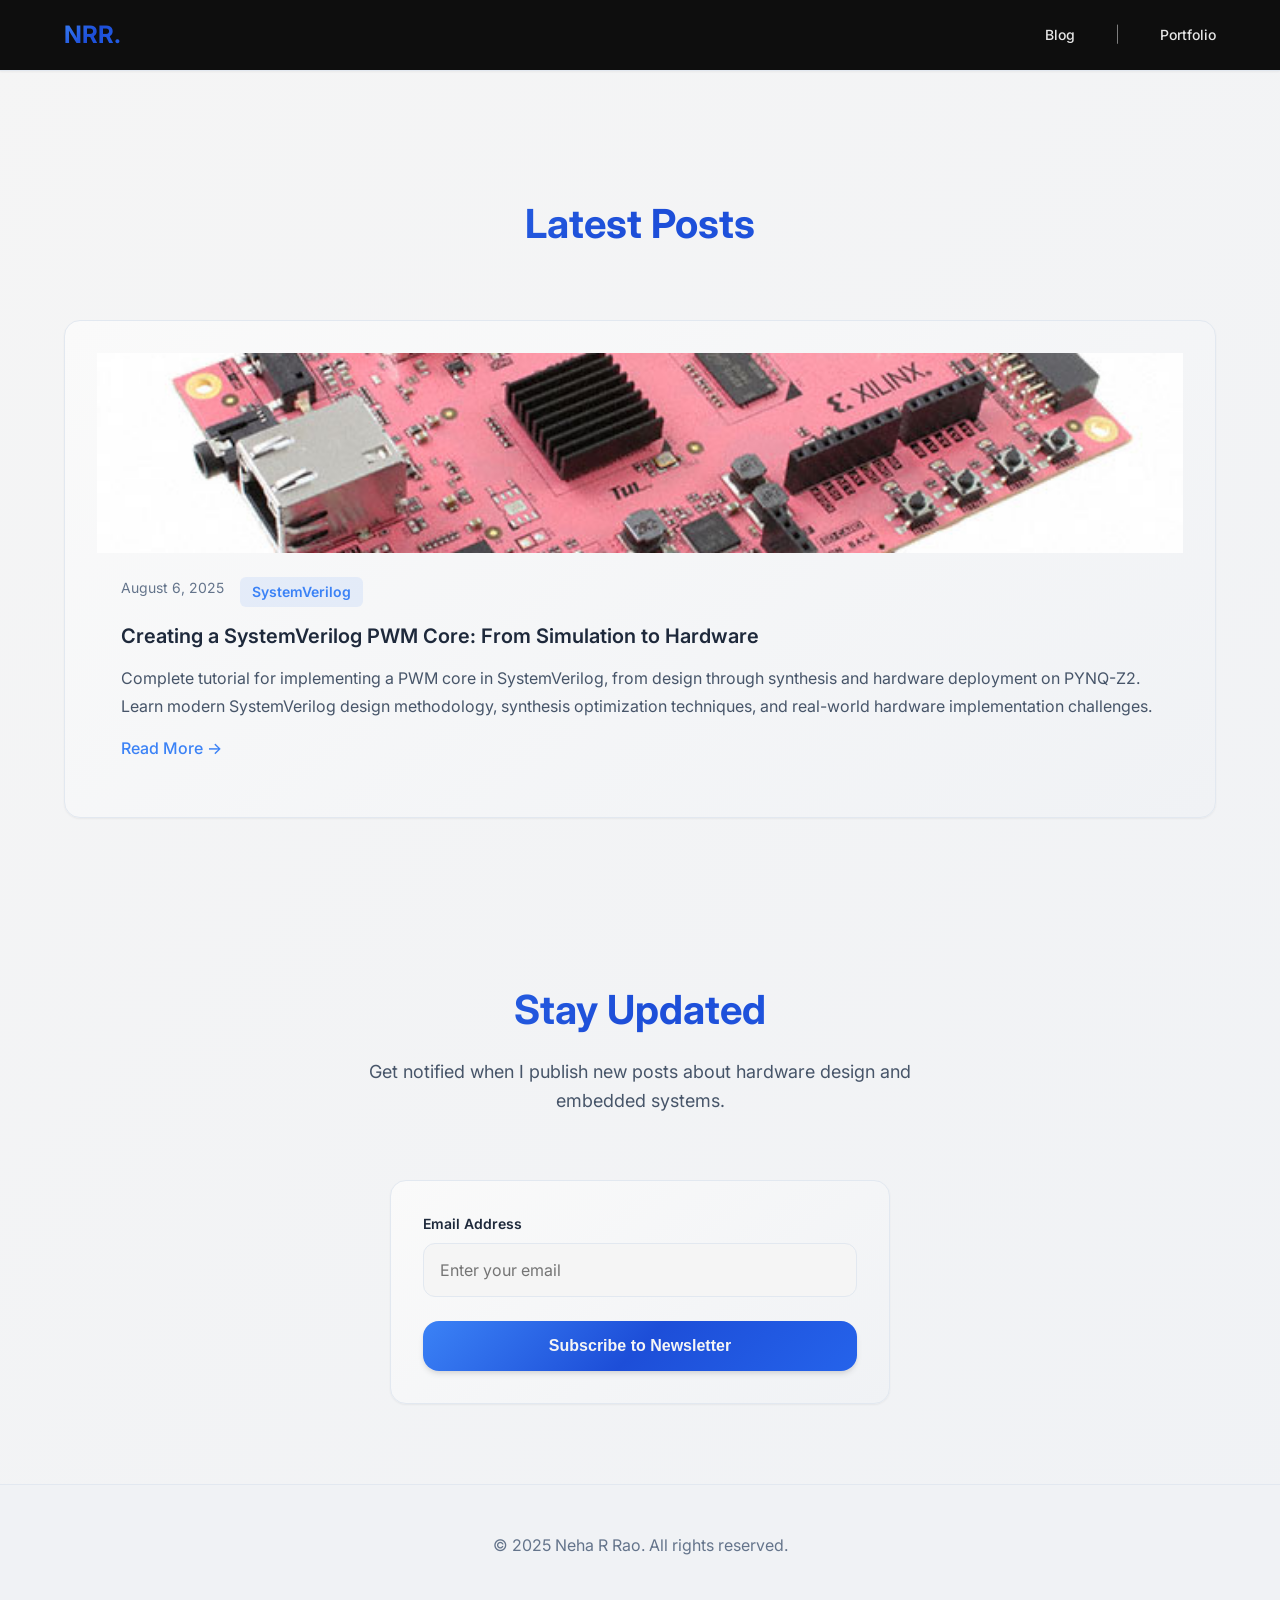
<file: blog.html>
<!DOCTYPE html>
<html lang="en">

<head>
    <meta charset="UTF-8">
    <meta name="viewport" content="width=device-width, initial-scale=1.0">
    <title>Blog - Neha R Rao</title>
    <link rel="stylesheet" href="styles.css">
</head>

<body>
    <header>
        <div class="container">
            <div class="header-content">
                <div class="logo">
                    <a href="index.html" onclick="window.open('index.html', '_self');">NRR.</a>
                </div>
                <nav>
                    <ul>
                        <li><a href="blog.html" class="active">Blog</a></li>
                        <li class="nav-separator">|</li>
                        <li><a href="index.html" onclick="window.open('index.html', '_self');">Portfolio</a></li>
                    </ul>
                </nav>
            </div>
        </div>
    </header>

    <main>
        <div class="container">
            <!-- Blog Hero Section
            <section id="blog-hero">
                <div class="hero-content">
                    <h1 class="hero-title">My Blog</h1>
                    <p class="hero-subtitle">
                        Thoughts on hardware design, FPGA development, and the journey of building reliable systems.
                    </p>
                </div>
            </section> -->

            <!-- Blog Posts Section -->
            <section id="blog-posts">
                <div class="section-header">
                    <h2 class="section-title">Latest Posts</h2>
                </div>
                
                <div class="blog-grid">
                    <!-- Blog Post 1 -->
                    <article class="blog-card card">
                        <div class="blog-image">
                            <img src="images/pynqz2.jpeg" alt="SystemVerilog PWM Core" class="project-image">
                        </div>
                        <div class="blog-content">
                            <div class="blog-meta">
                                <span class="blog-date">August 6, 2025</span>
                                <span class="blog-category">SystemVerilog</span>
                            </div>
                            <h3 class="blog-title">Creating a SystemVerilog PWM Core: From Simulation to Hardware</h3>
                            <p class="blog-excerpt">
                                Complete tutorial for implementing a PWM core in SystemVerilog, from design through synthesis and hardware deployment on PYNQ-Z2. Learn modern SystemVerilog design methodology, synthesis optimization techniques, and real-world hardware implementation challenges.
                            </p>
                            <a href="pwm-tutorial.html" class="blog-link">Read More →</a>
                        </div>
                    </article>
                </div>
            </section>

            <!-- Newsletter Section -->
            <section id="newsletter">
                <div class="section-header">
                    <h2 class="section-title">Stay Updated</h2>
                    <p class="section-subtitle">Get notified when I publish new posts about hardware design and embedded systems.</p>
                </div>
                <div class="newsletter-form">
                    <form action="https://formspree.io/f/movlgvbb" method="POST" class="contact-form">
                        <div class="form-group">
                            <label for="newsletter-email">Email Address</label>
                            <input type="email" id="newsletter-email" name="newsletter-email" placeholder="Enter your email" required>
                        </div>
                        <button type="submit" class="submit-btn">
                            <span class="btn-text">Subscribe to Newsletter</span>
                        </button>
                    </form>
                </div>
            </section>
        </div>
    </main>

    <footer>
        <div class="container">
            <p>&copy; 2025 Neha R Rao. All rights reserved.</p>
        </div>
    </footer>

    <!-- Scroll to Top Button -->
    <button id="scrollToTopBtn">
        <svg viewBox="-3 0 32 32" version="1.1" xmlns="http://www.w3.org/2000/svg" xmlns:xlink="http://www.w3.org/1999/xlink">
            <g id="SVGRepo_bgCarrier" stroke-width="0"></g>
            <g id="SVGRepo_tracerCarrier" stroke-linecap="round" stroke-linejoin="round"></g>
            <g id="SVGRepo_iconCarrier">
                <g id="icomoon-ignore"> </g>
                <path d="M26.221 16c0-7.243-5.871-13.113-13.113-13.113s-13.113 5.87-13.113 13.113c0 7.242 5.871 13.113 13.113 13.113s13.113-5.871 13.113-13.113zM1.045 16c0-6.652 5.412-12.064 12.064-12.064s12.064 5.412 12.064 12.064c0 6.652-5.411 12.064-12.064 12.064-6.652 0-12.064-5.412-12.064-12.064z" fill="currentColor"> </path>
                <path d="M18.746 15.204l0.742-0.742-6.379-6.379-6.378 6.379 0.742 0.742 5.112-5.112v12.727h1.049v-12.727z" fill="currentColor"> </path>
            </g>
        </svg>
    </button>

    <script src="script.js"></script>
</body>

</html>
</file>
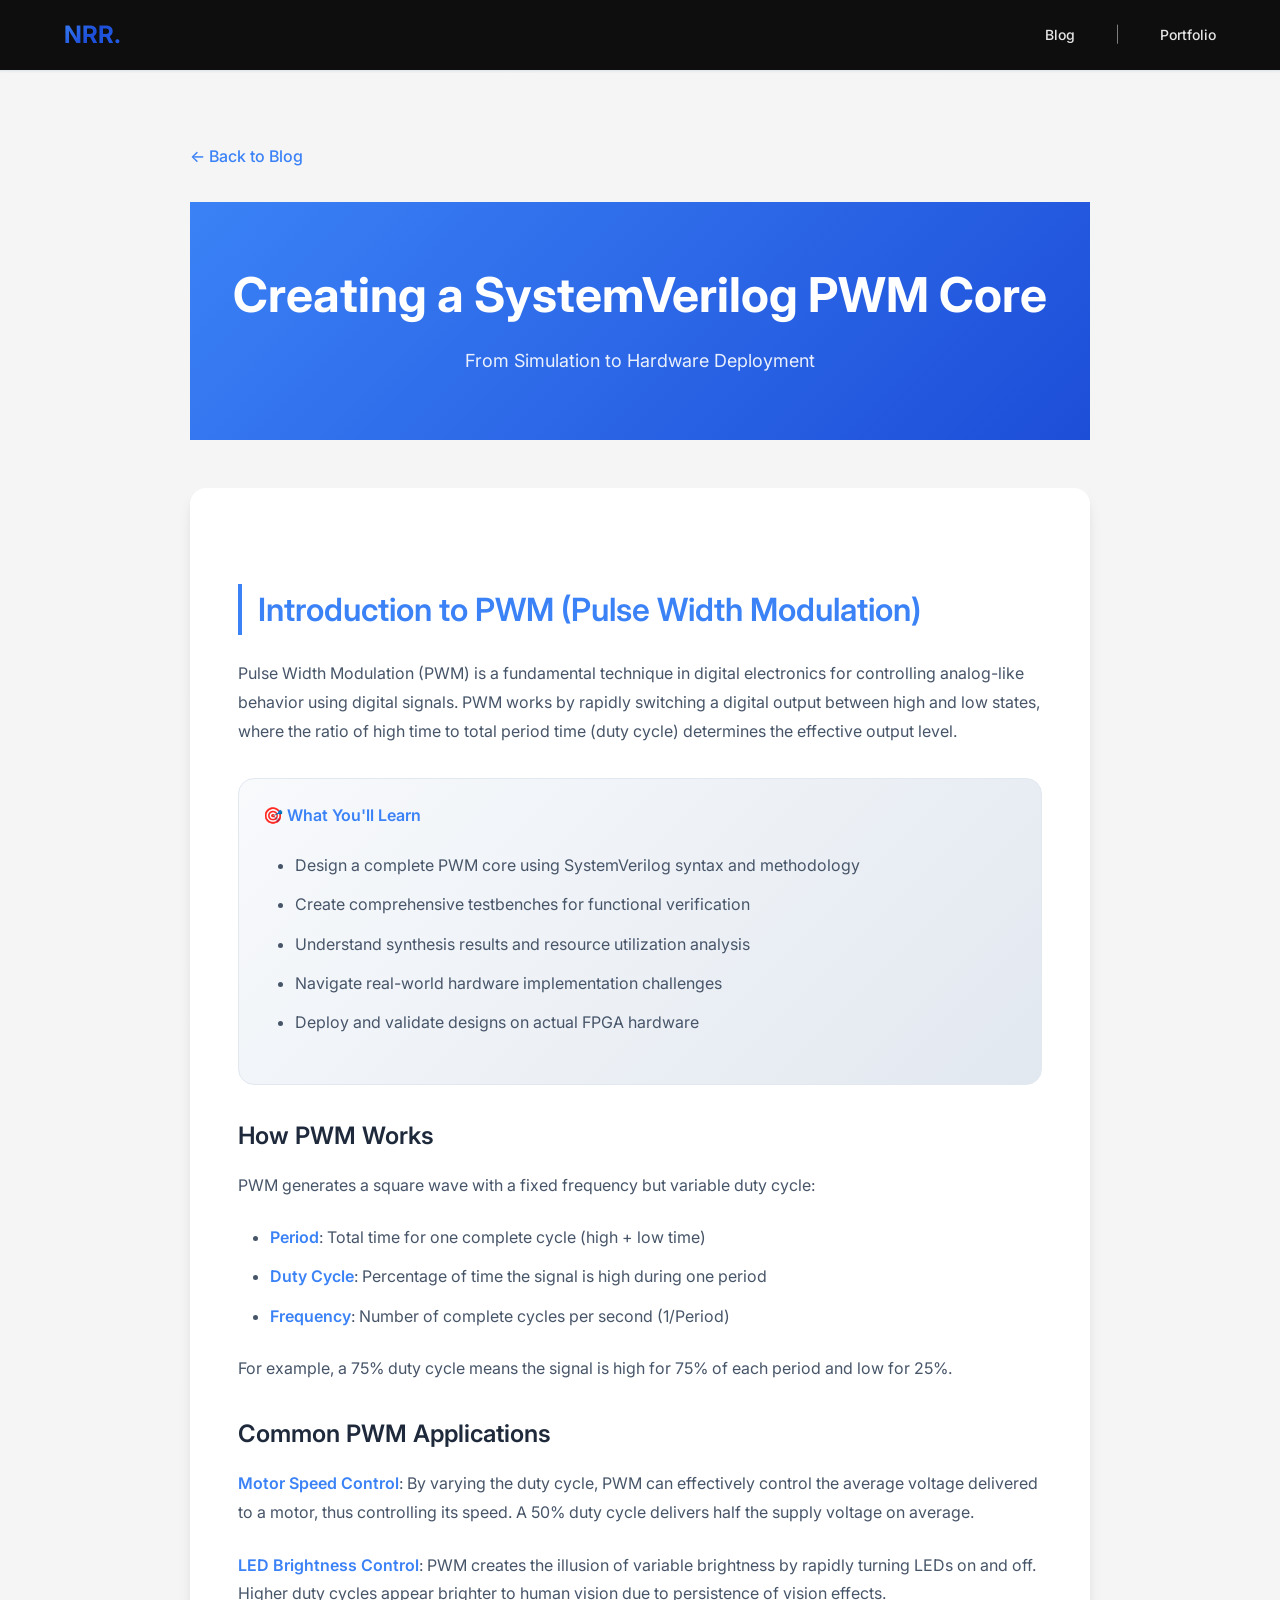
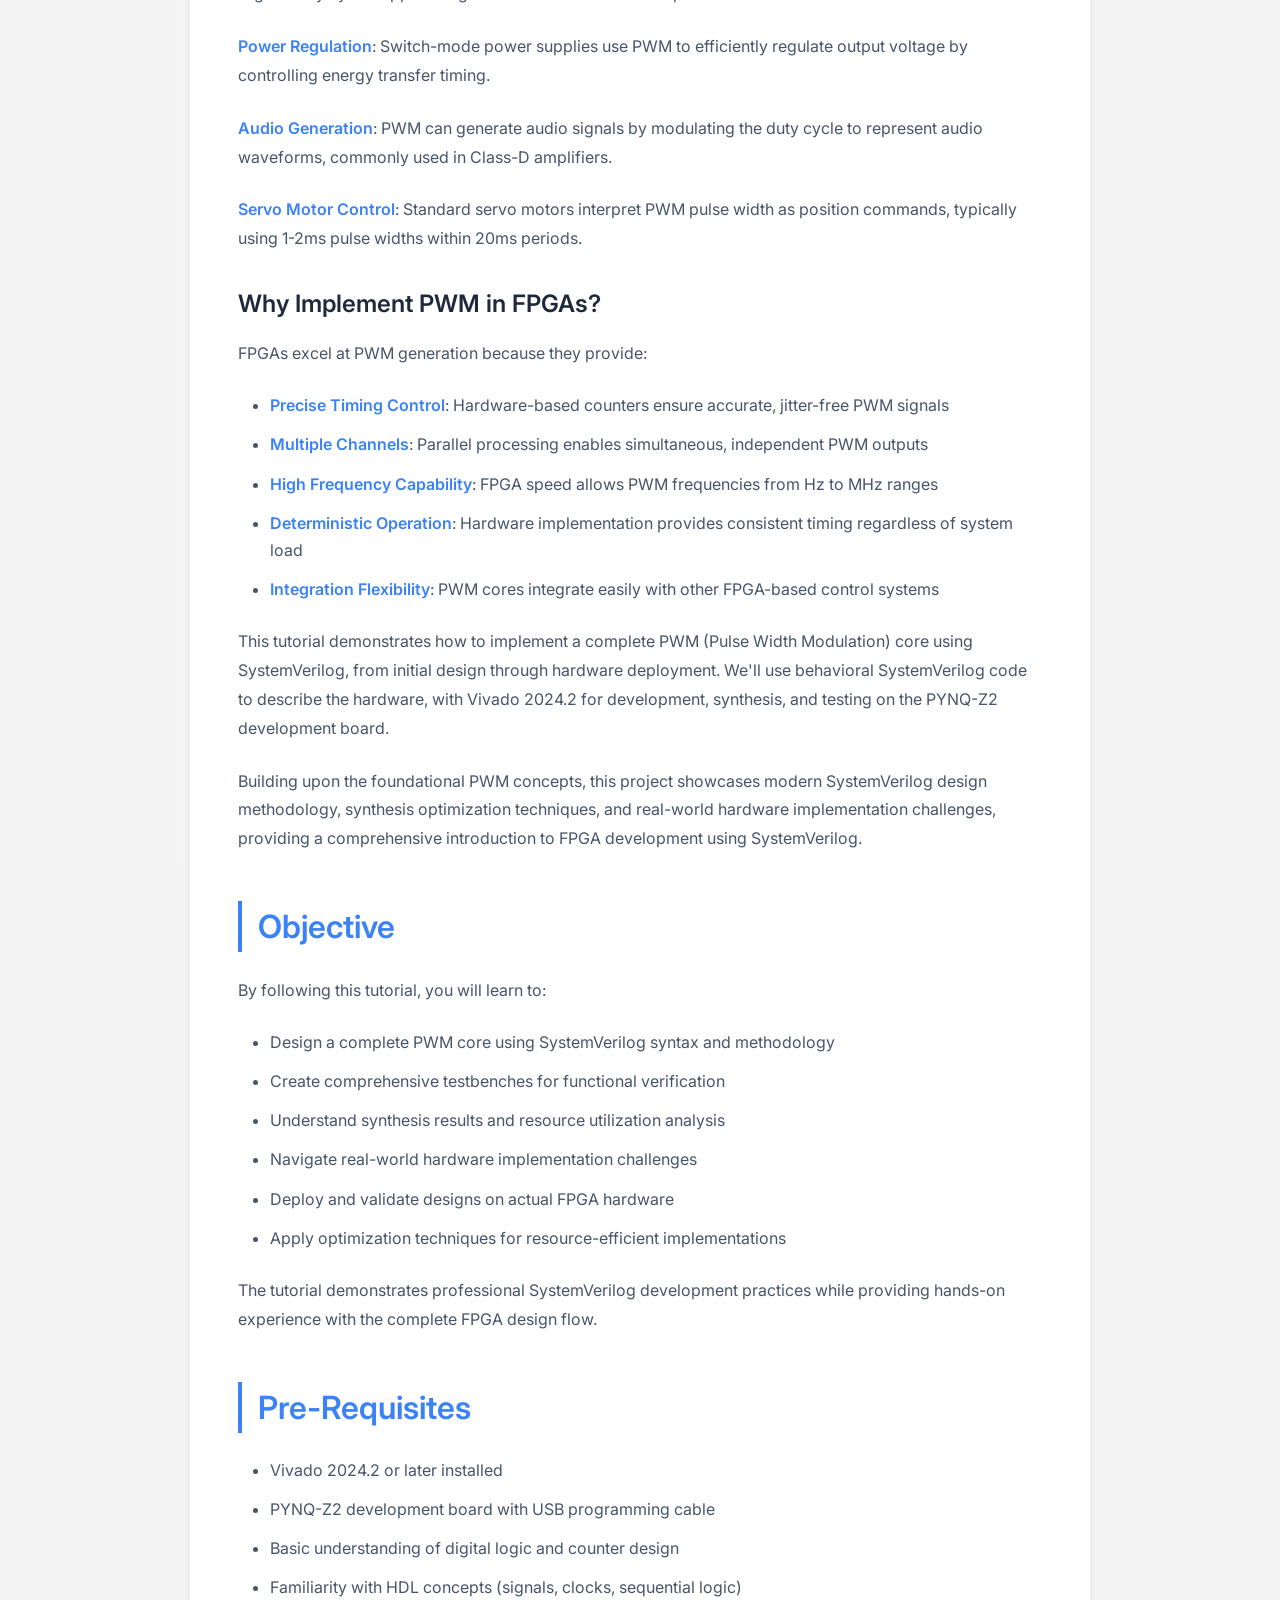
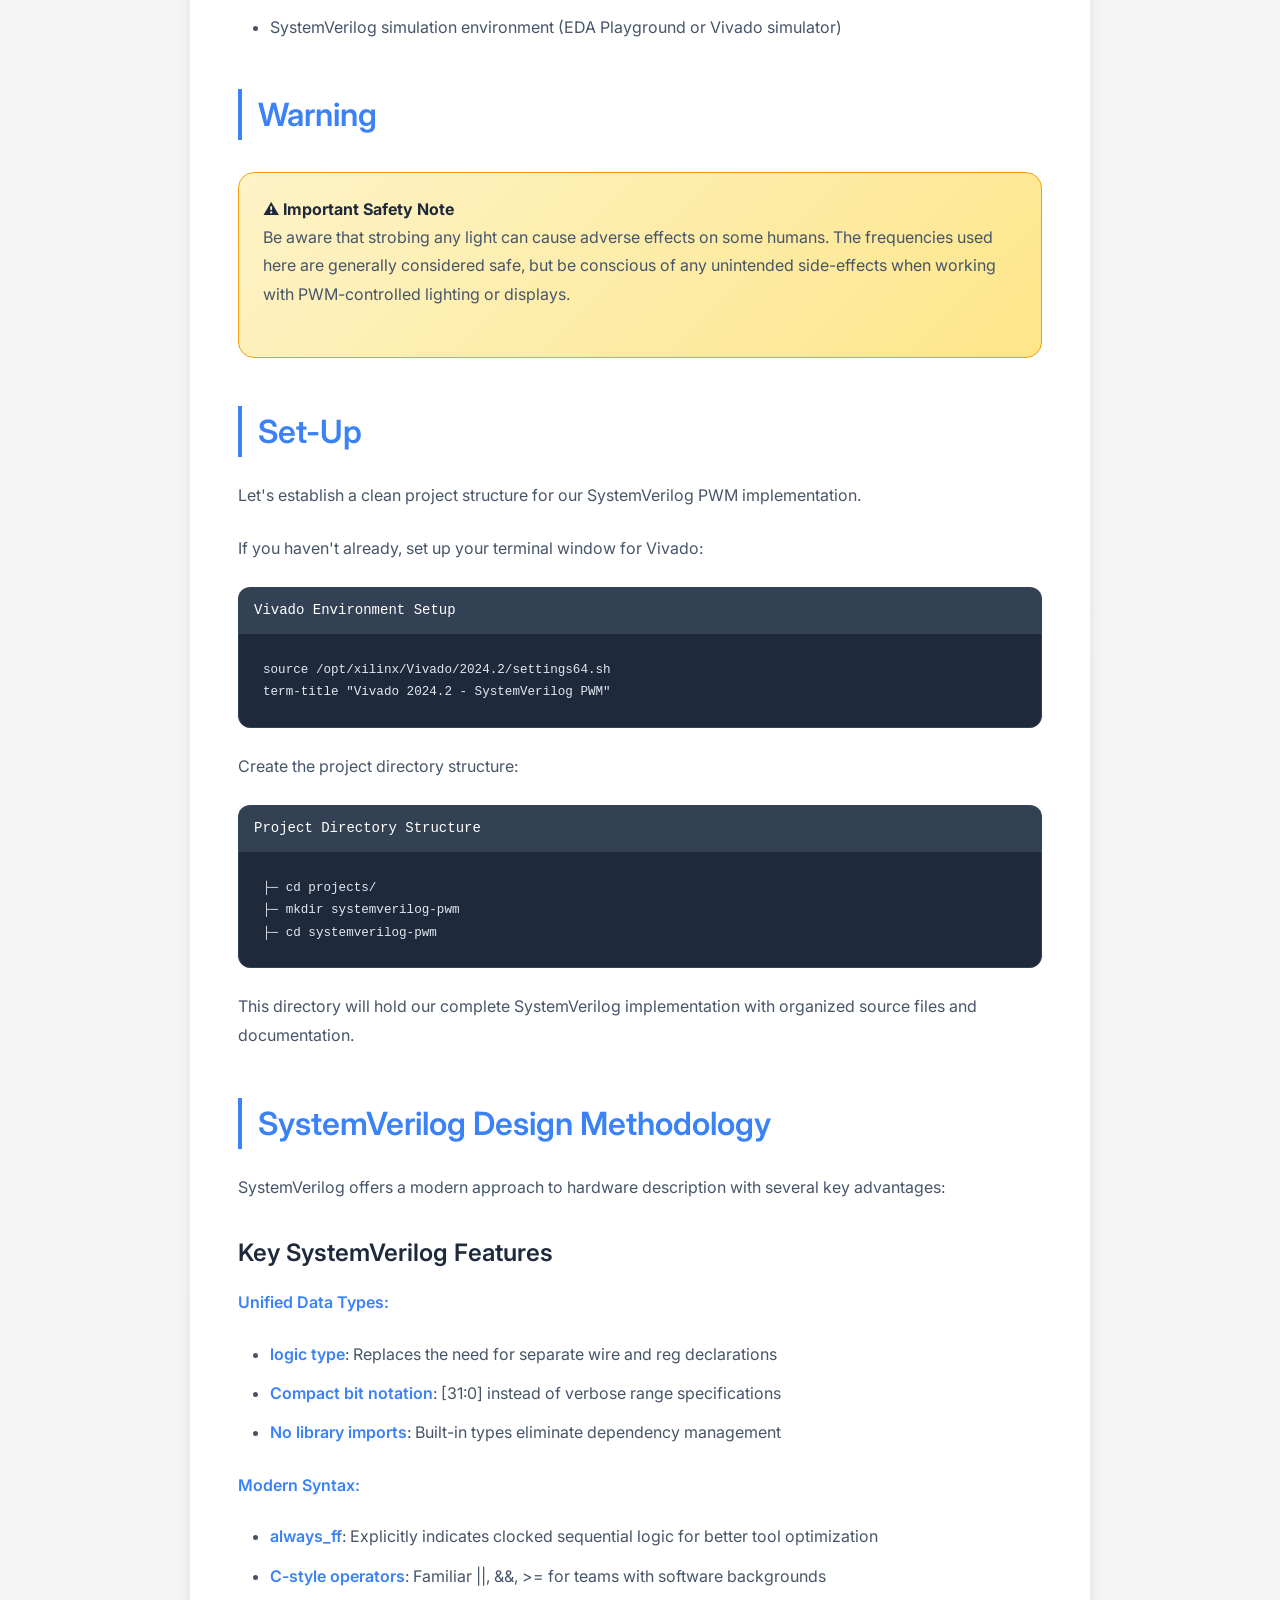
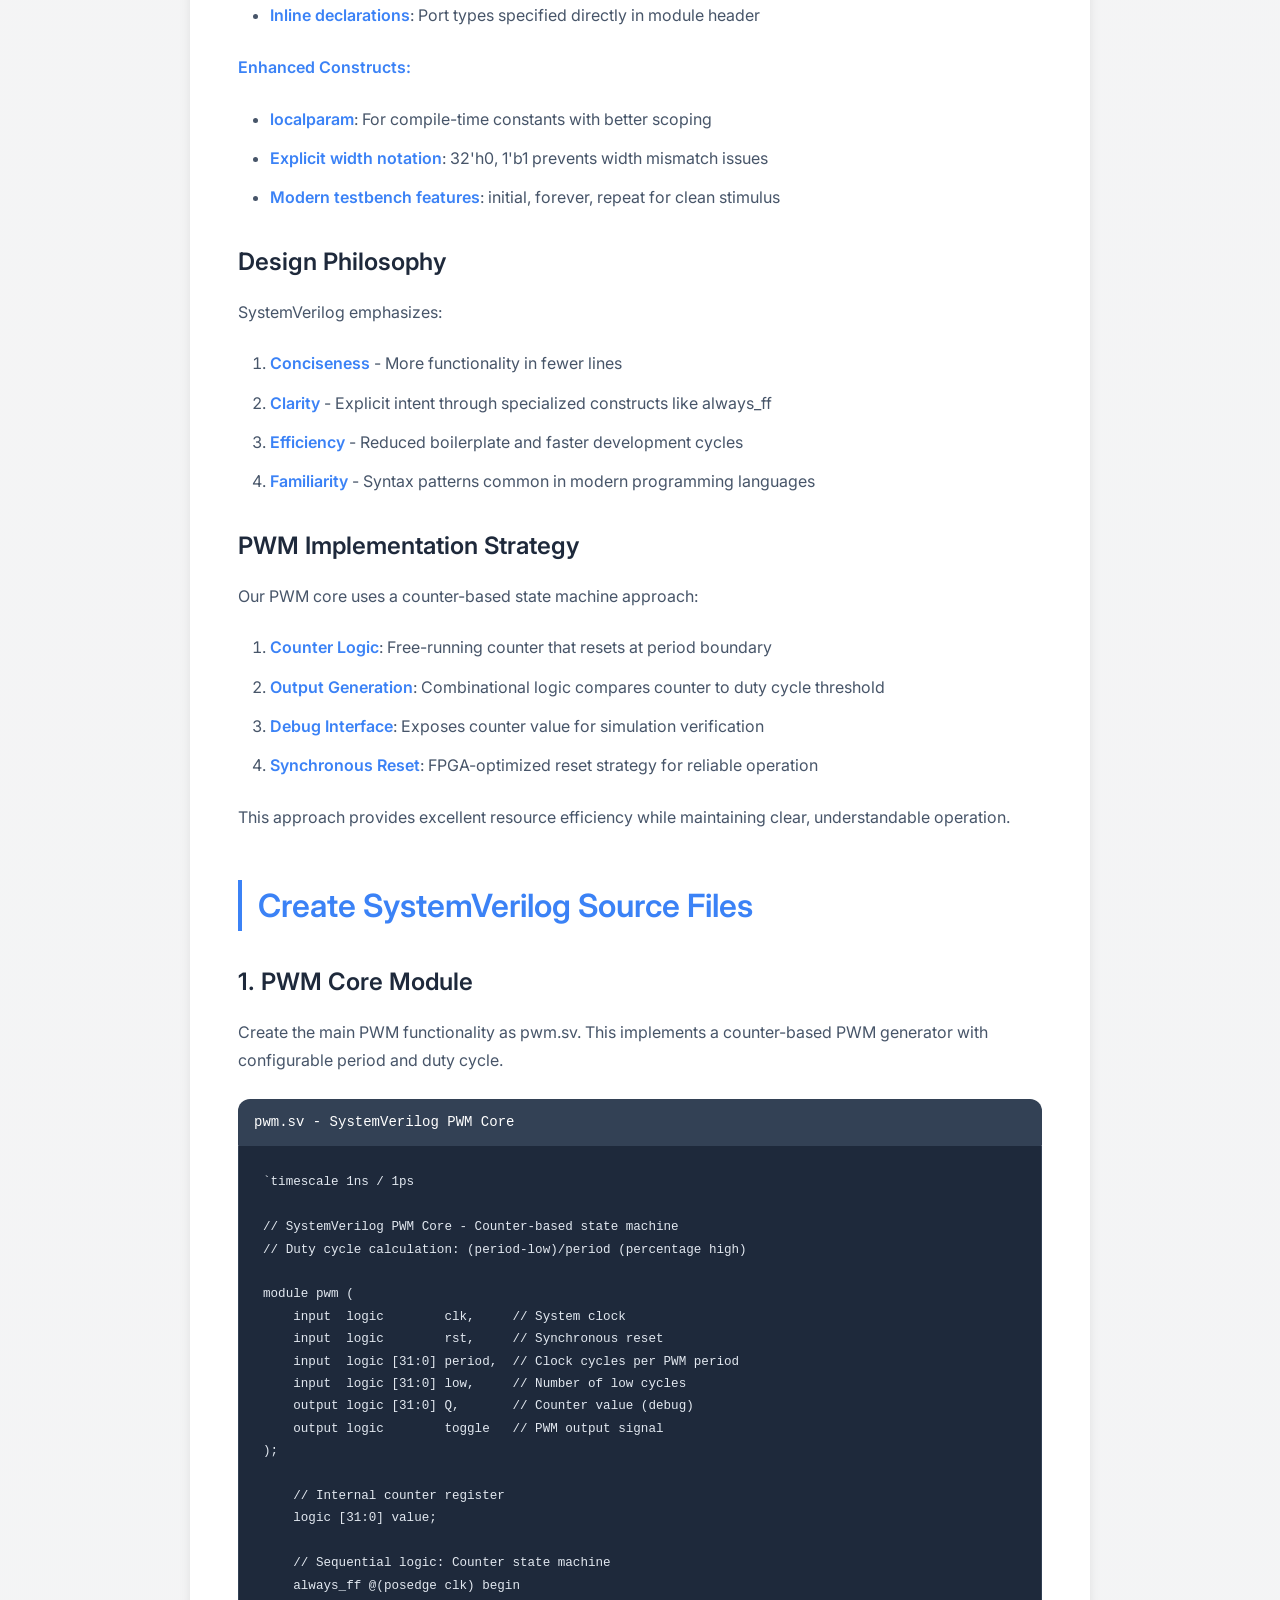
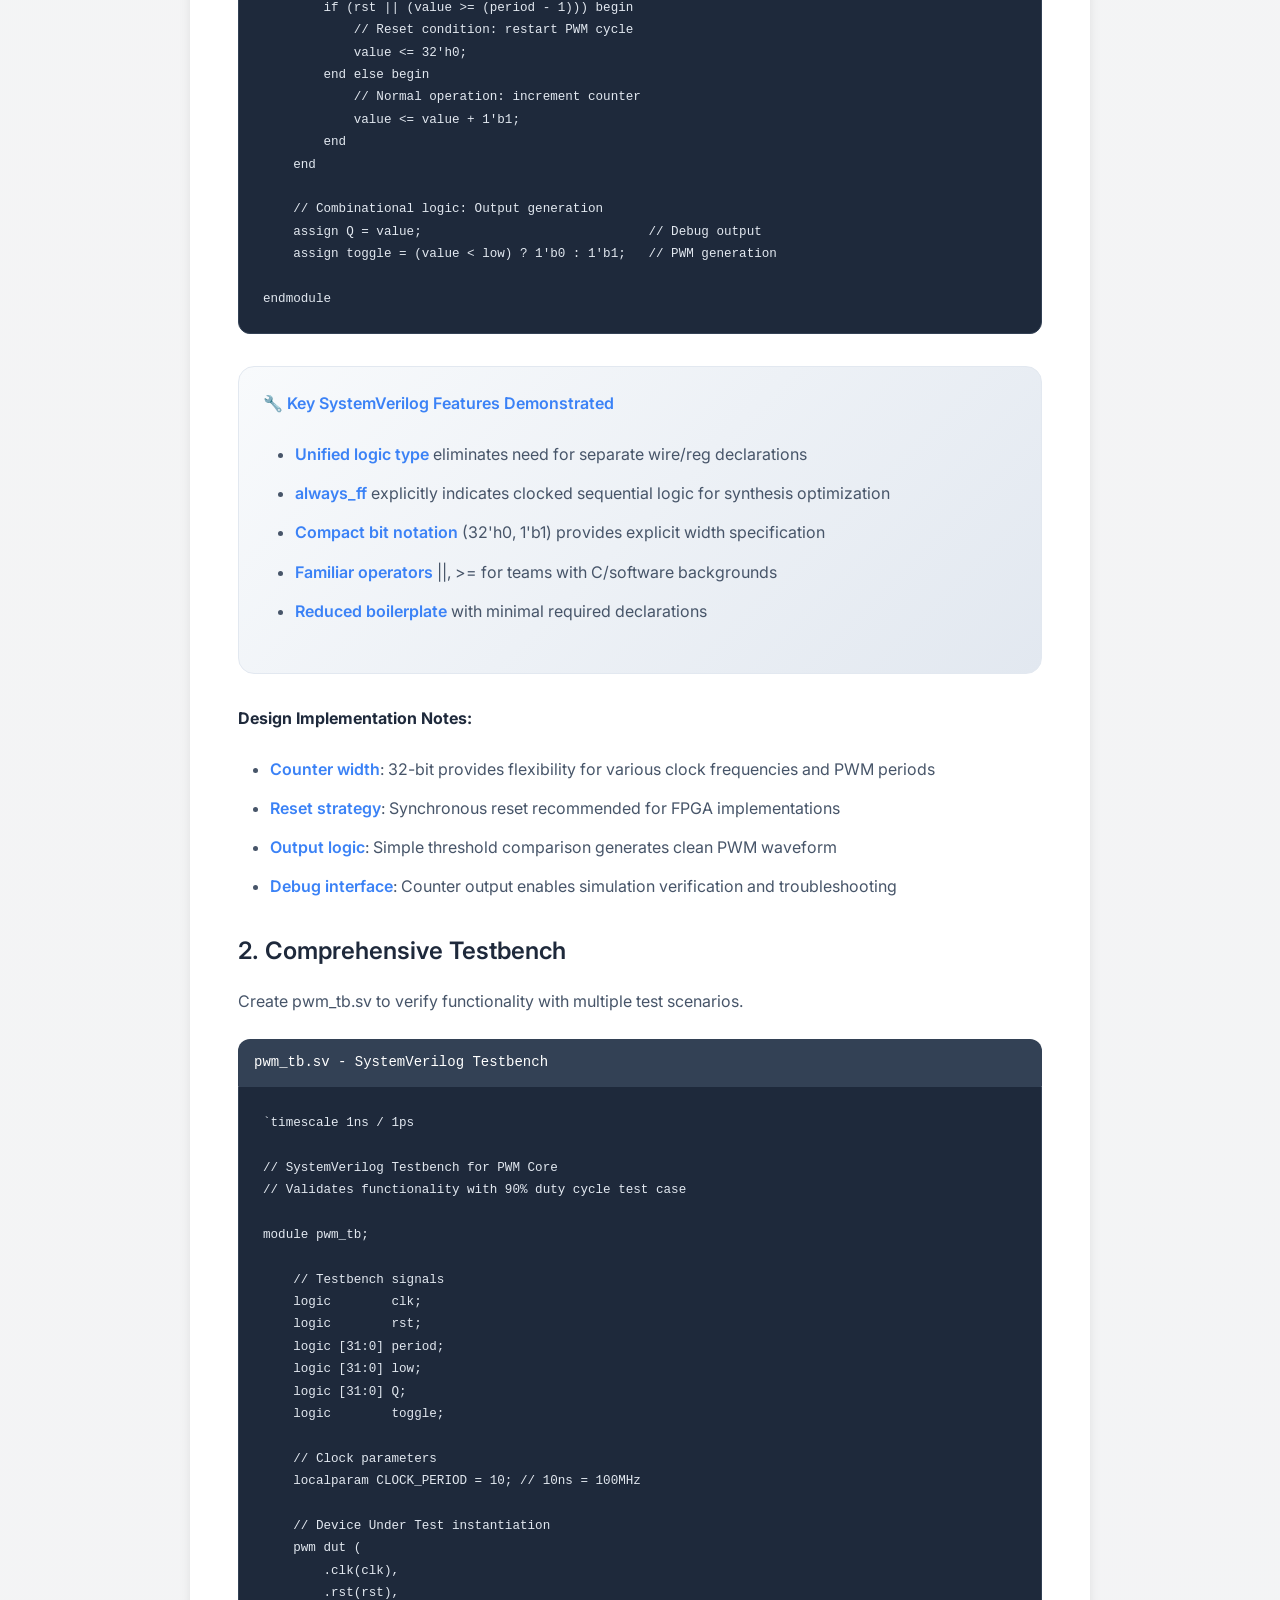
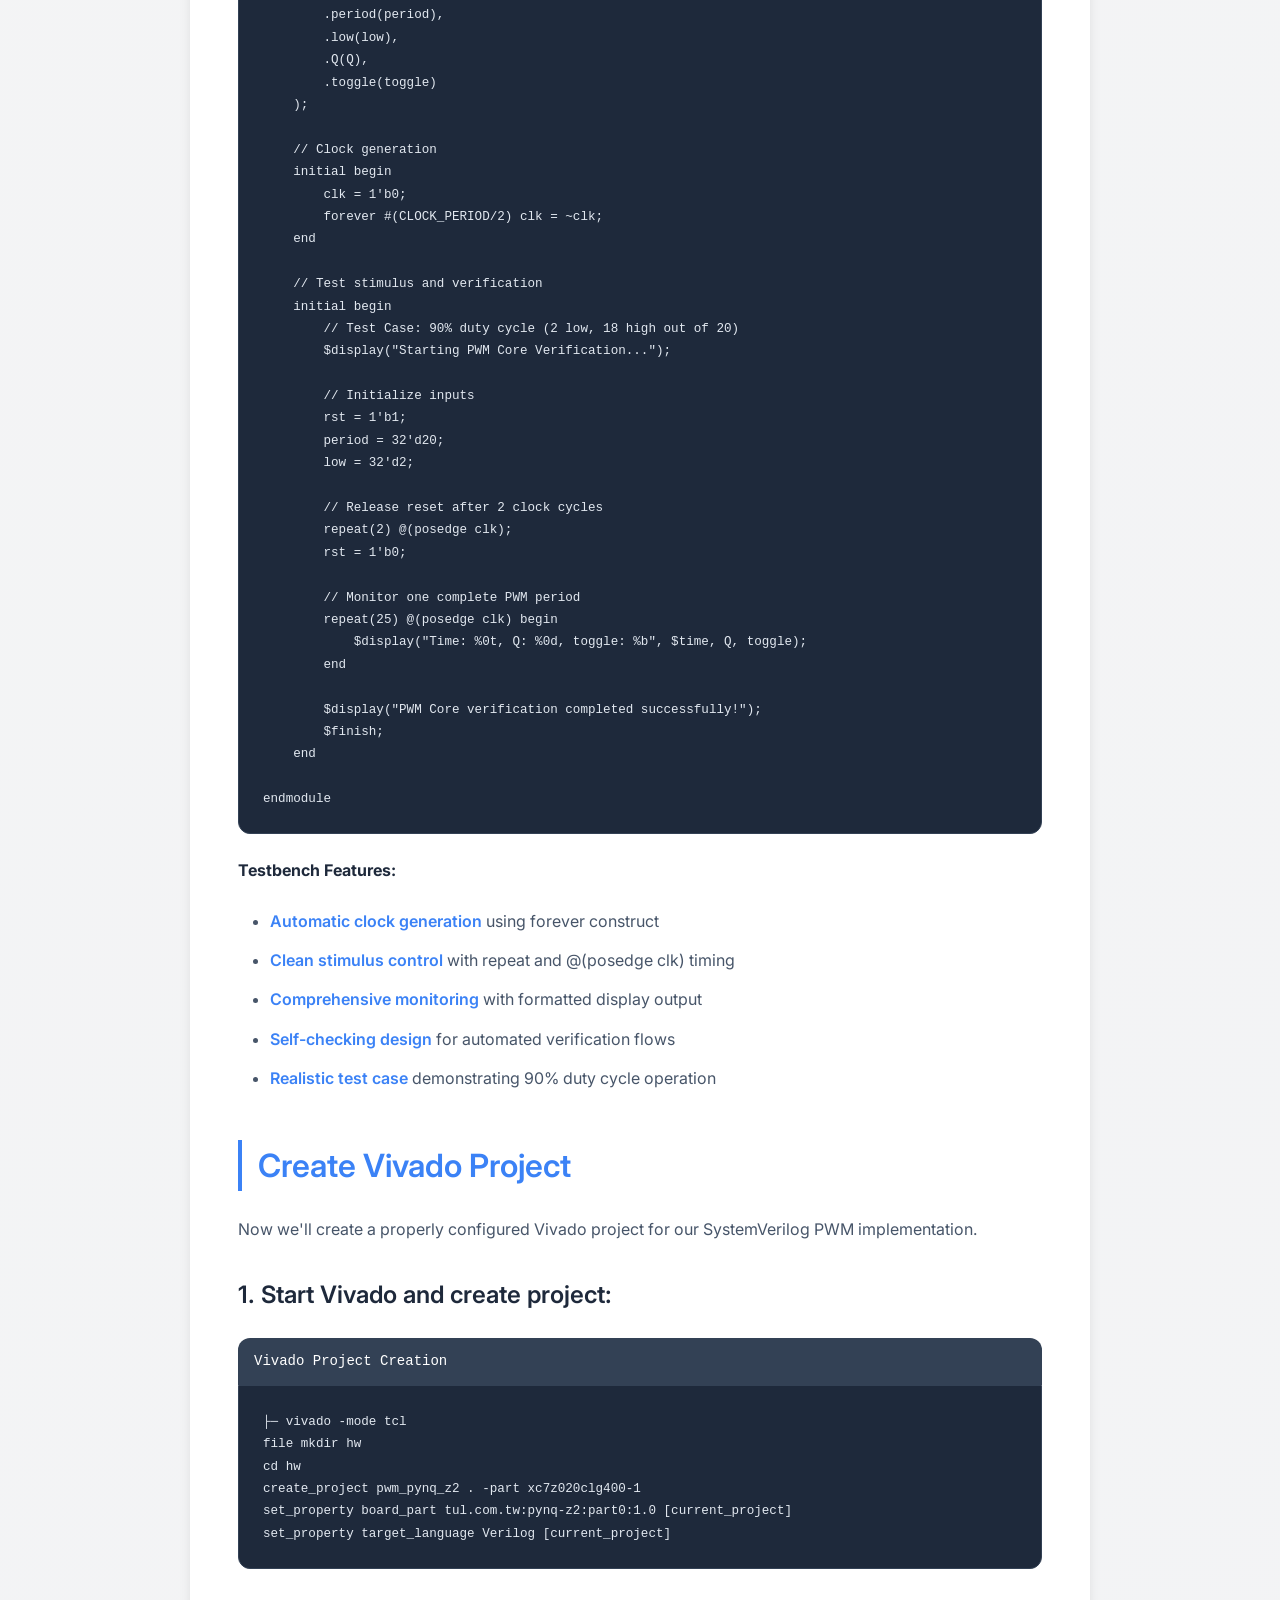
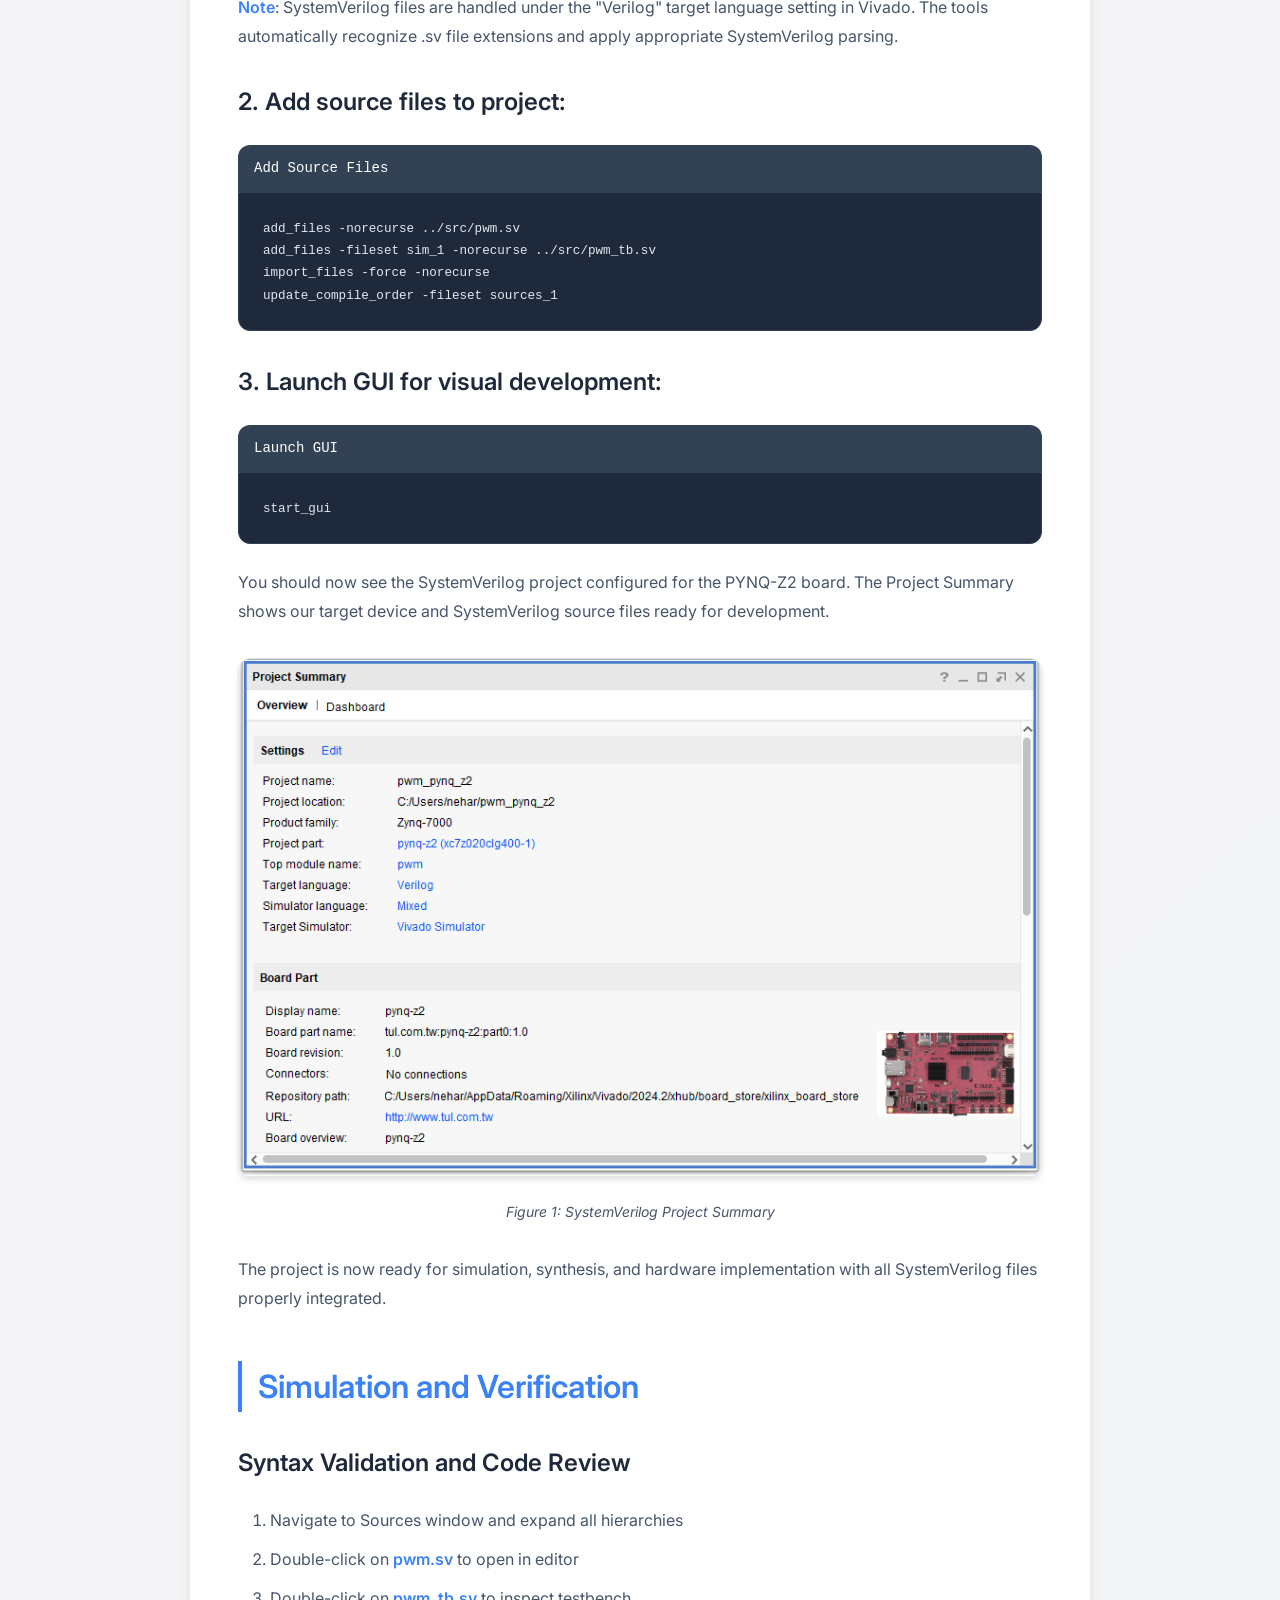
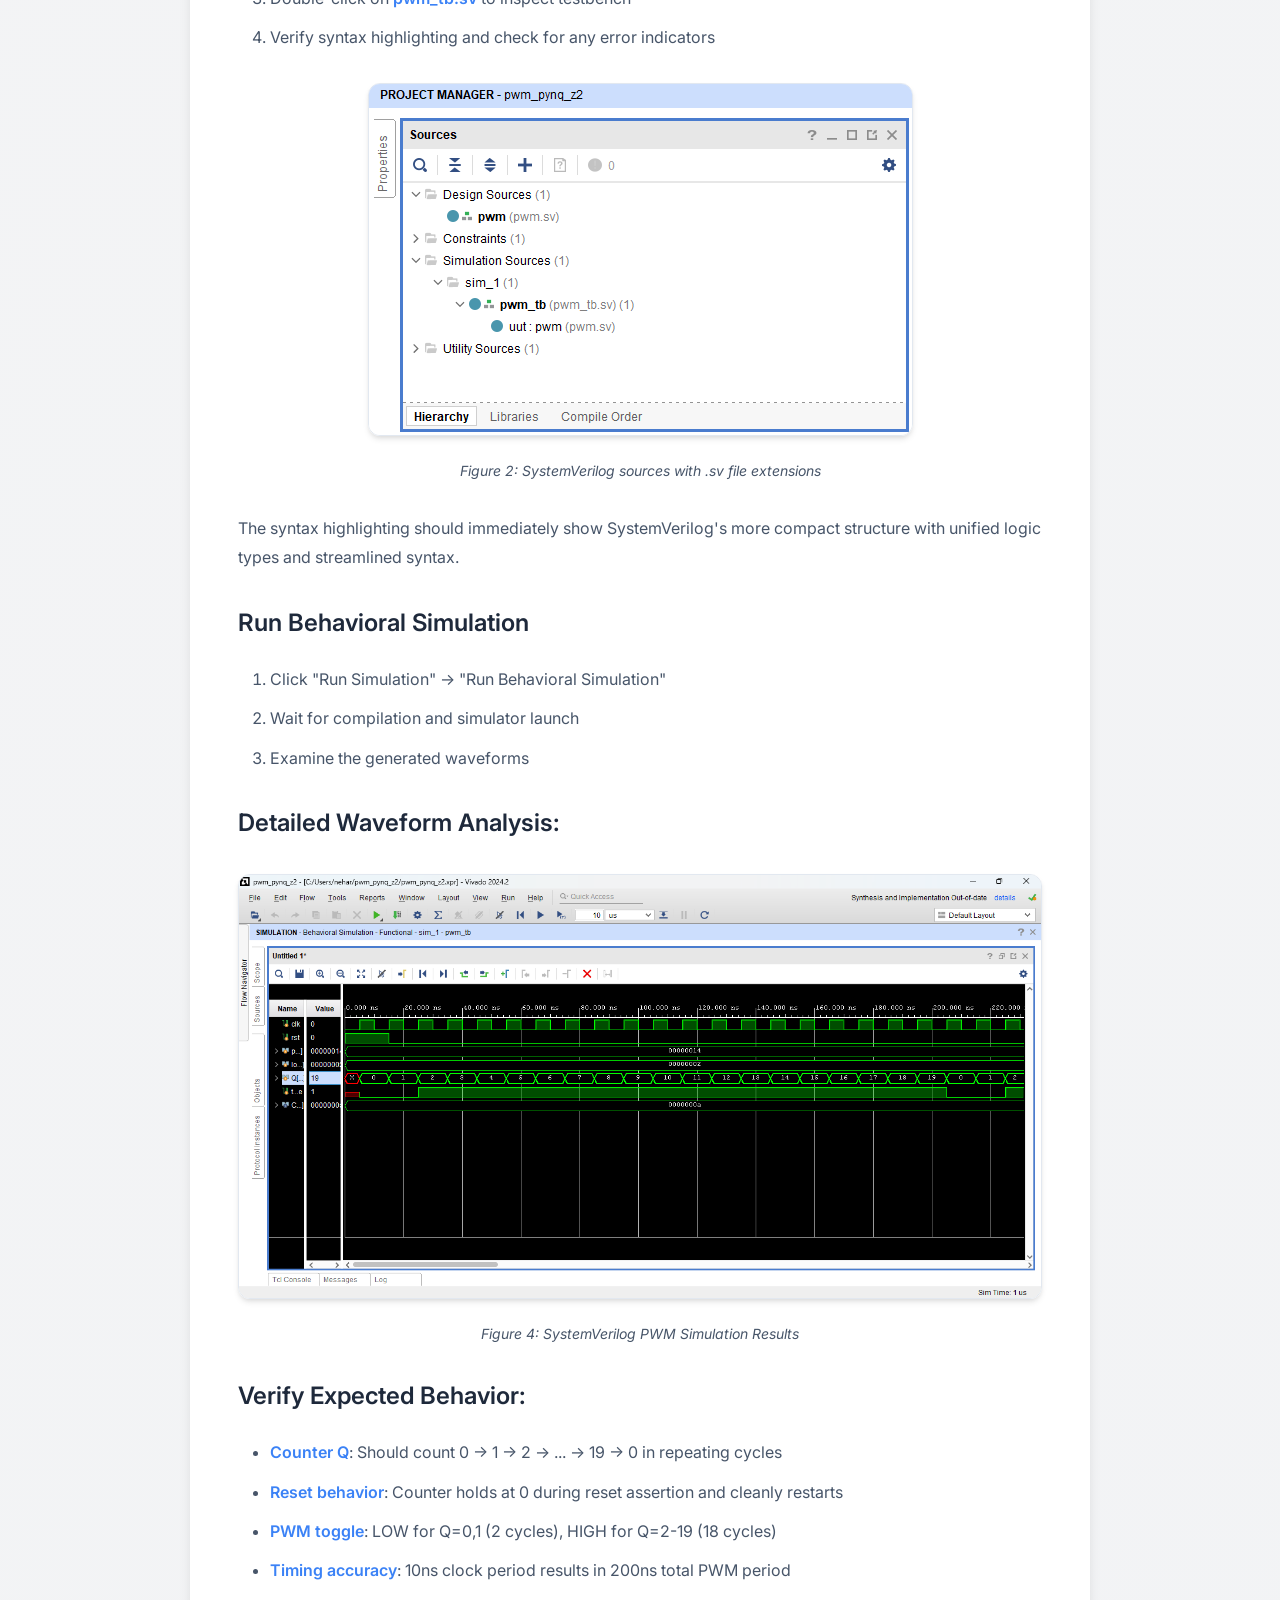
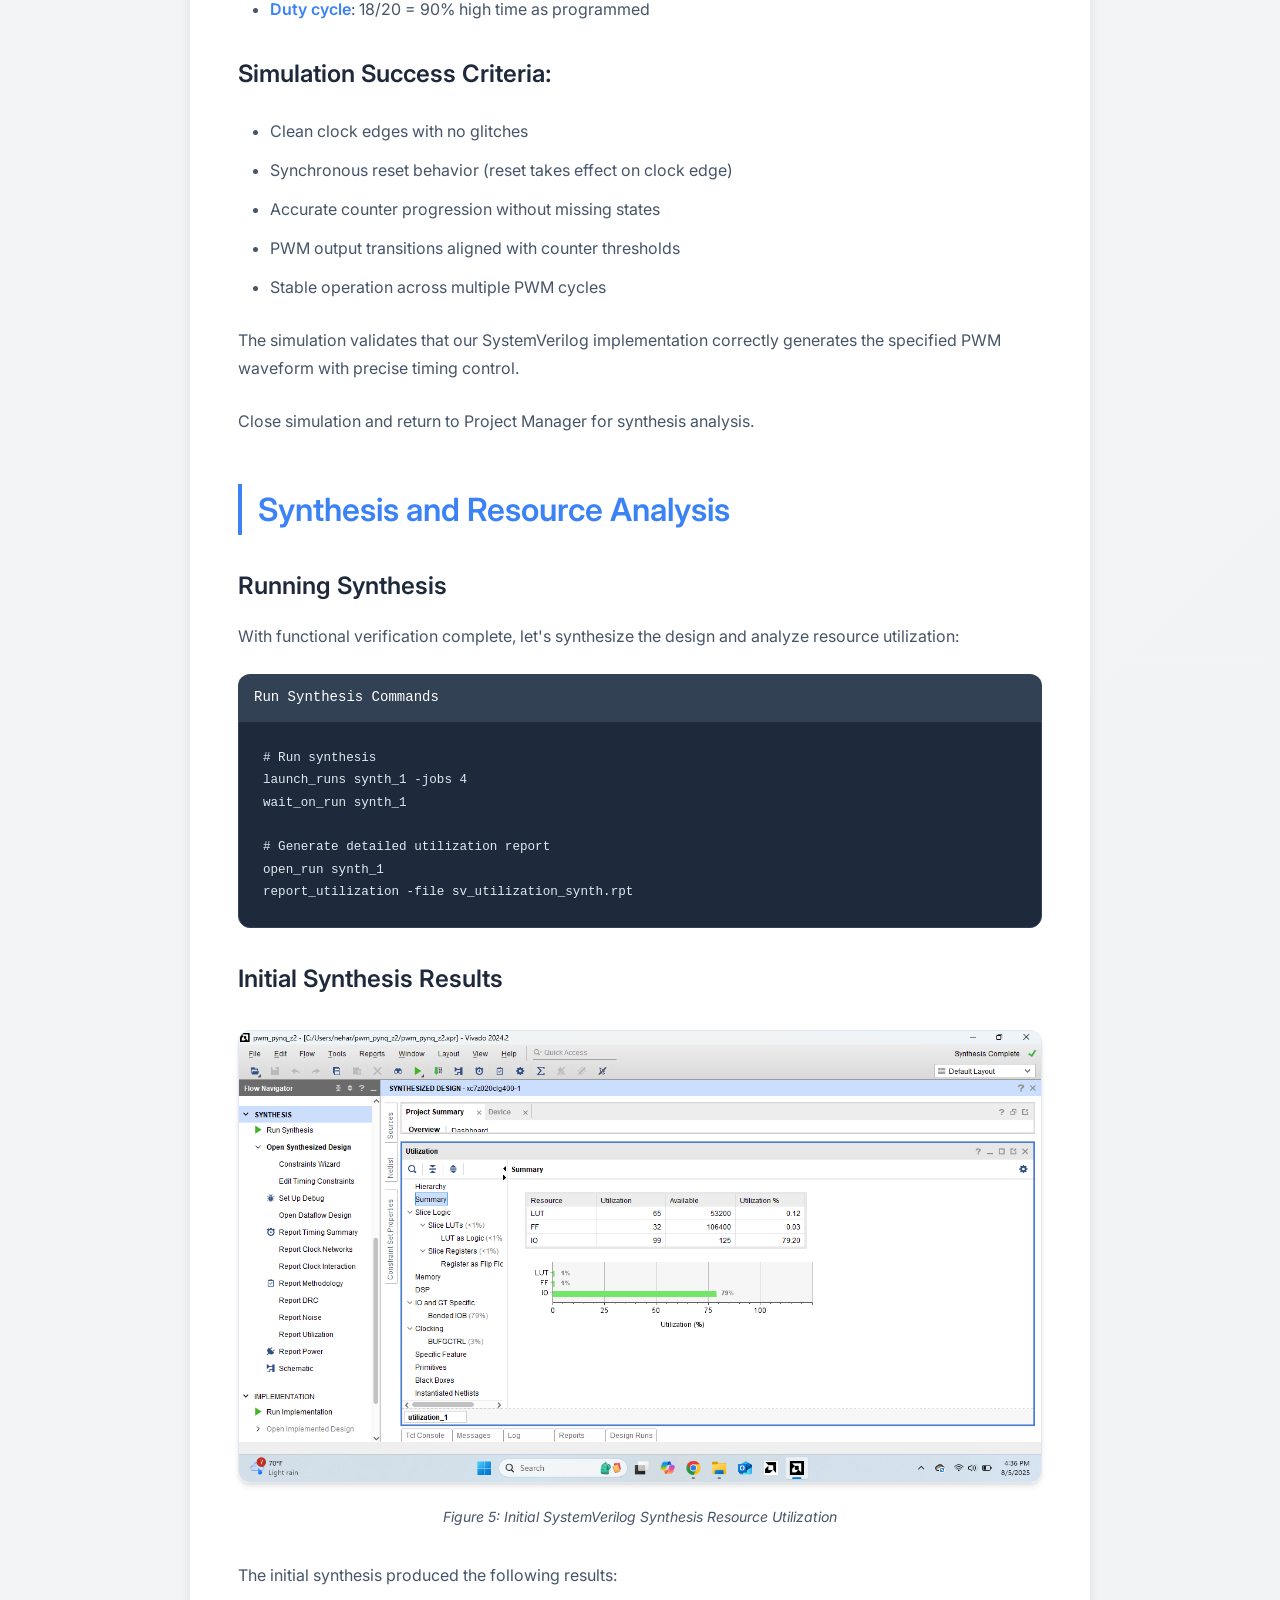
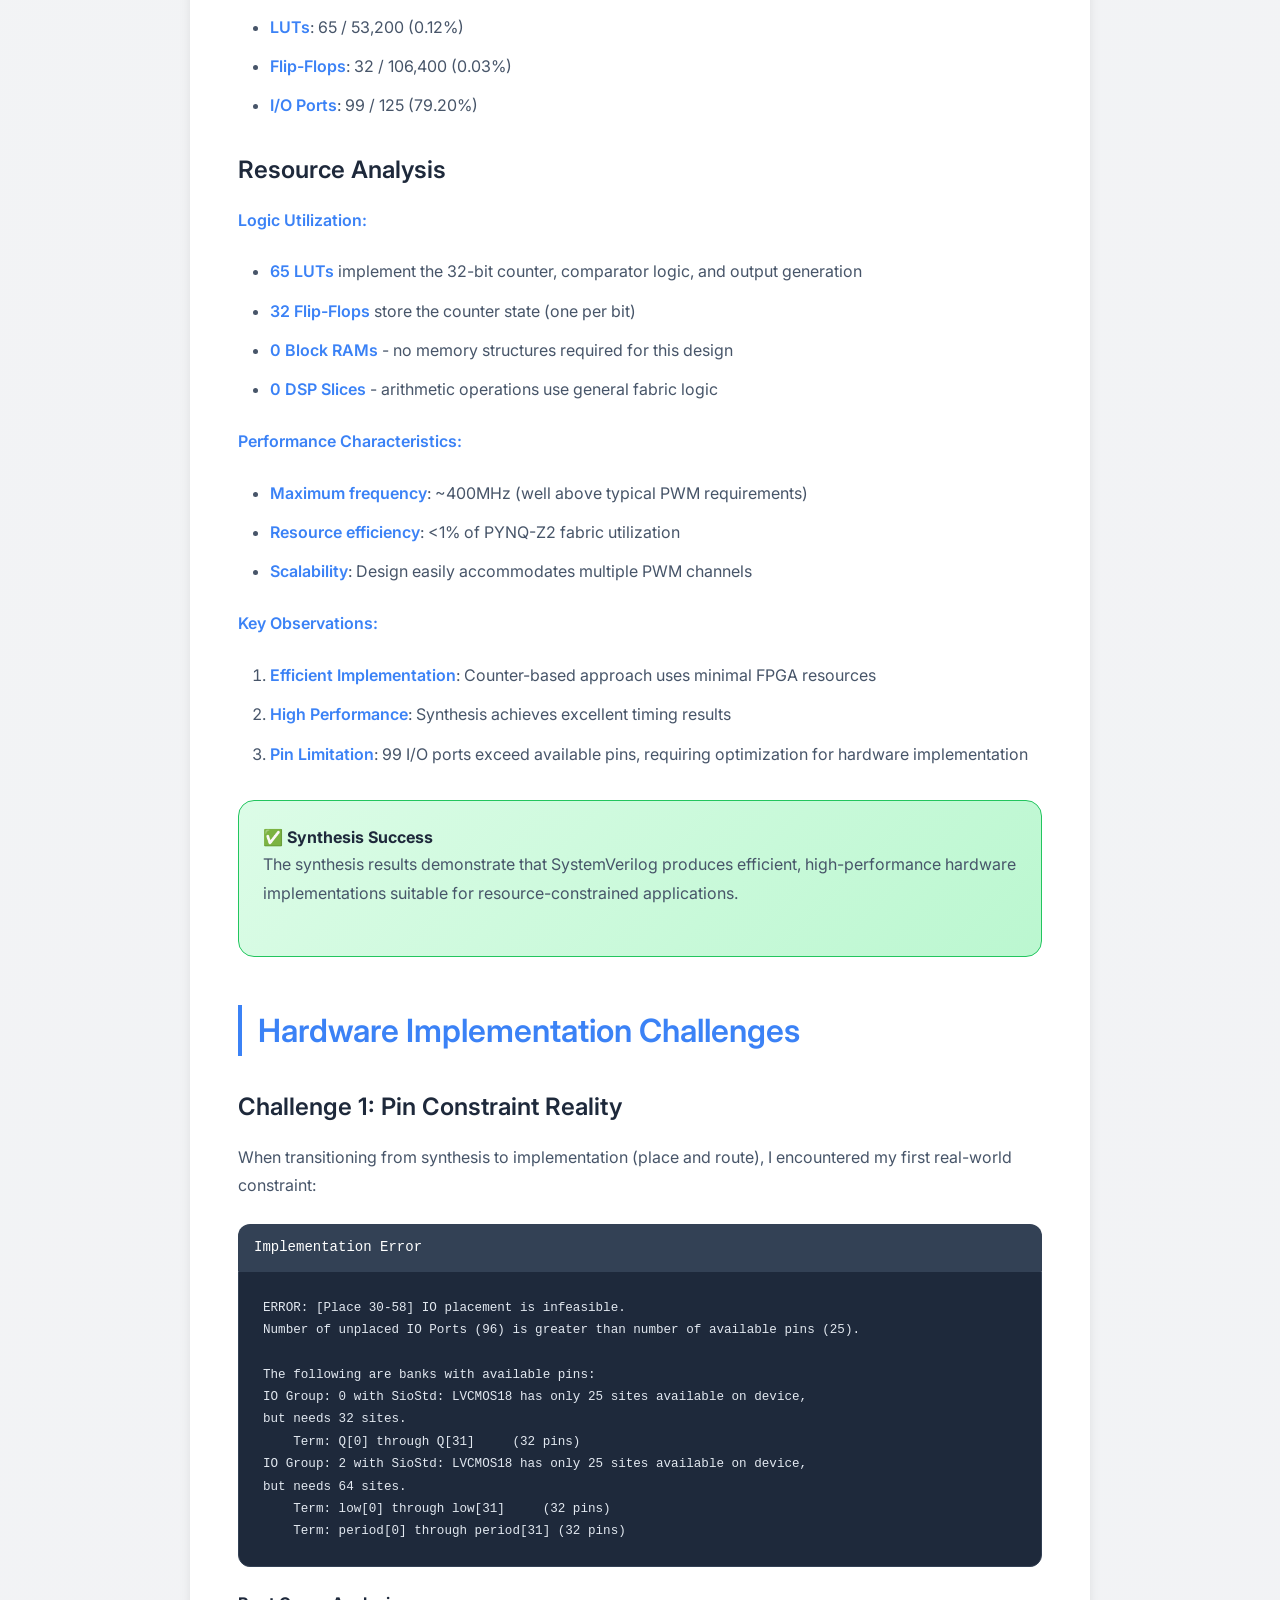
<file: pwm-tutorial.html>
<!DOCTYPE html>
<html lang="en">

<head>
    <meta charset="UTF-8">
    <meta name="viewport" content="width=device-width, initial-scale=1.0">
    <title>SystemVerilog PWM Core Tutorial - Neha R Rao</title>
    <link rel="stylesheet" href="styles.css">
    <style>
        /* Enhanced Blog Post Styling */
        .blog-post-container {
            max-width: 900px;
            margin: 0 auto;
            padding: var(--space-8) 0;
        }

        .post-hero {
            background: linear-gradient(135deg, var(--accent-color) 0%, var(--accent-secondary) 100%);
            color: white;
            padding: var(--space-16) 0;
            margin-bottom: var(--space-12);
            text-align: center;
        }

        .post-hero h1 {
            font-size: var(--font-size-5xl);
            font-weight: 700;
            margin-bottom: var(--space-6);
            line-height: 1.2;
        }

        .post-hero .meta {
            font-size: var(--font-size-lg);
            opacity: 0.9;
        }

        .post-content {
            background: white;
            border-radius: var(--radius-xl);
            padding: var(--space-12);
            box-shadow: var(--shadow-lg);
            margin-bottom: var(--space-8);
        }

        .post-content h2 {
            font-size: var(--font-size-3xl);
            font-weight: 600;
            margin: var(--space-12) 0 var(--space-6) 0;
            color: var(--accent-color);
            border-left: 4px solid var(--accent-color);
            padding-left: var(--space-4);
        }

        .post-content h3 {
            font-size: var(--font-size-2xl);
            font-weight: 600;
            margin: var(--space-8) 0 var(--space-4) 0;
            color: var(--text-primary);
        }

        .post-content p {
            margin-bottom: var(--space-6);
            line-height: 1.8;
            color: var(--text-secondary);
        }

        .post-content ul,
        .post-content ol {
            margin: var(--space-6) 0;
            padding-left: var(--space-8);
        }

        .post-content li {
            margin-bottom: var(--space-3);
            line-height: 1.7;
            color: var(--text-secondary);
        }

        .post-content strong {
            font-weight: 600;
            color: var(--accent-color);
        }

        .post-content pre {
            background: #1e293b;
            color: #e2e8f0;
            border-radius: var(--radius-lg);
            padding: var(--space-6);
            margin: var(--space-6) 0;
            overflow-x: auto;
            font-family: 'Fira Code', 'Courier New', monospace;
            font-size: var(--font-size-sm);
            line-height: 1.6;
            border: 1px solid #334155;
        }

        .post-content code {
            background: #f1f5f9;
            color: var(--accent-color);
            padding: var(--space-1) var(--space-2);
            border-radius: var(--radius-sm);
            font-family: 'Fira Code', 'Courier New', monospace;
            font-size: 0.9em;
            border: 1px solid #e2e8f0;
        }

        .post-content pre code {
            background: none;
            padding: 0;
            color: inherit;
            border: none;
        }

        .post-content blockquote {
            border-left: 4px solid var(--accent-color);
            padding: var(--space-6);
            margin: var(--space-8) 0;
            background: #f8fafc;
            border-radius: 0 var(--radius-lg) var(--radius-lg) 0;
            font-style: italic;
            color: var(--text-secondary);
        }

        .post-content table {
            width: 100%;
            border-collapse: collapse;
            margin: var(--space-8) 0;
            background: white;
            border-radius: var(--radius-lg);
            overflow: hidden;
            box-shadow: var(--shadow-sm);
            border: 1px solid var(--border-color);
        }

        .post-content th {
            background: var(--accent-color);
            color: white;
            padding: var(--space-4);
            text-align: left;
            font-weight: 600;
        }

        .post-content td {
            padding: var(--space-4);
            border-bottom: 1px solid var(--border-color);
            color: var(--text-secondary);
        }

        .post-content tr:last-child td {
            border-bottom: none;
        }

        .post-content tr:nth-child(even) {
            background: #f8fafc;
        }

        .feature-box {
            background: linear-gradient(135deg, #f8fafc 0%, #e2e8f0 100%);
            border: 1px solid var(--border-color);
            border-radius: var(--radius-xl);
            padding: var(--space-6);
            margin: var(--space-8) 0;
        }

        .feature-box h4 {
            color: var(--accent-color);
            font-weight: 600;
            margin-bottom: var(--space-4);
        }

        .success-box {
            background: linear-gradient(135deg, #dcfce7 0%, #bbf7d0 100%);
            border: 1px solid #22c55e;
            border-radius: var(--radius-xl);
            padding: var(--space-6);
            margin: var(--space-8) 0;
        }

        .warning-box {
            background: linear-gradient(135deg, #fef3c7 0%, #fde68a 100%);
            border: 1px solid #f59e0b;
            border-radius: var(--radius-xl);
            padding: var(--space-6);
            margin: var(--space-8) 0;
        }

        .code-header {
            background: #334155;
            color: white;
            padding: var(--space-3) var(--space-4);
            border-radius: var(--radius-lg) var(--radius-lg) 0 0;
            font-family: 'Fira Code', 'Courier New', monospace;
            font-size: var(--font-size-sm);
            font-weight: 500;
        }

        .code-block {
            margin: var(--space-6) 0;
        }

        .code-block pre {
            margin: 0;
            border-radius: 0 0 var(--radius-lg) var(--radius-lg);
        }

        .figure-container {
            margin: var(--space-8) 0;
            text-align: center;
        }

        .figure-image {
            max-width: 100%;
            height: auto;
            border-radius: var(--radius-lg);
            box-shadow: var(--shadow-md);
            border: 1px solid var(--border-color);
        }

        .figure-container figcaption {
            margin-top: var(--space-4);
            font-style: italic;
            color: var(--text-secondary);
            font-size: var(--font-size-sm);
        }

        .back-link {
            display: inline-flex;
            align-items: center;
            gap: var(--space-2);
            color: var(--accent-color);
            text-decoration: none;
            font-weight: 500;
            margin-bottom: var(--space-8);
            transition: var(--transition-fast);
        }

        .back-link:hover {
            color: var(--accent-hover);
            transform: translateX(-4px);
        }

        @media (max-width: 768px) {
            .post-hero h1 {
                font-size: var(--font-size-3xl);
            }

            .post-content {
                padding: var(--space-6);
            }

            .post-content h2 {
                font-size: var(--font-size-2xl);
            }
        }
    </style>
</head>

<body>
    <header>
        <div class="container">
            <div class="header-content">
                <div class="logo">
                    <a href="index.html" onclick="window.open('index.html', '_self');">NRR.</a>
                </div>
                <nav>
                    <ul>
                        <li><a href="blog.html">Blog</a></li>
                        <li class="nav-separator">|</li>
                        <li><a href="index.html" onclick="window.open('index.html', '_self');">Portfolio</a></li>
                    </ul>
                </nav>
            </div>
        </div>
    </header>

    <main>
        <div class="container">
            <div class="blog-post-container">
                <a href="blog.html" class="back-link">
                    ← Back to Blog
                </a>

                <div class="post-hero">
                    <h1>Creating a SystemVerilog PWM Core</h1>
                    <div class="meta">
                        From Simulation to Hardware Deployment
                    </div>
                </div>

                <div class="post-content">
                    <h2>Introduction to PWM (Pulse Width Modulation)</h2>

                    <p>Pulse Width Modulation (PWM) is a fundamental technique in digital electronics for controlling
                        analog-like behavior using digital signals. PWM works by rapidly switching a digital output
                        between high and low states, where the ratio of high time to total period time (duty cycle)
                        determines the effective output level.</p>

                    <div class="feature-box">
                        <h4>🎯 What You'll Learn</h4>
                        <ul>
                            <li>Design a complete PWM core using SystemVerilog syntax and methodology</li>
                            <li>Create comprehensive testbenches for functional verification</li>
                            <li>Understand synthesis results and resource utilization analysis</li>
                            <li>Navigate real-world hardware implementation challenges</li>
                            <li>Deploy and validate designs on actual FPGA hardware</li>
                        </ul>
                    </div>

                    <h3>How PWM Works</h3>

                    <p>PWM generates a square wave with a fixed frequency but variable duty cycle:</p>
                    <ul>
                        <li><strong>Period</strong>: Total time for one complete cycle (high + low time)</li>
                        <li><strong>Duty Cycle</strong>: Percentage of time the signal is high during one period</li>
                        <li><strong>Frequency</strong>: Number of complete cycles per second (1/Period)</li>
                    </ul>

                    <p>For example, a 75% duty cycle means the signal is high for 75% of each period and low for 25%.
                    </p>

                    <h3>Common PWM Applications</h3>

                    <p><strong>Motor Speed Control</strong>: By varying the duty cycle, PWM can effectively control the
                        average voltage delivered to a motor, thus controlling its speed. A 50% duty cycle delivers half
                        the supply voltage on average.</p>

                    <p><strong>LED Brightness Control</strong>: PWM creates the illusion of variable brightness by
                        rapidly turning LEDs on and off. Higher duty cycles appear brighter to human vision due to
                        persistence of vision effects.</p>

                    <p><strong>Power Regulation</strong>: Switch-mode power supplies use PWM to efficiently regulate
                        output voltage by controlling energy transfer timing.</p>

                    <p><strong>Audio Generation</strong>: PWM can generate audio signals by modulating the duty cycle to
                        represent audio waveforms, commonly used in Class-D amplifiers.</p>

                    <p><strong>Servo Motor Control</strong>: Standard servo motors interpret PWM pulse width as position
                        commands, typically using 1-2ms pulse widths within 20ms periods.</p>

                    <h3>Why Implement PWM in FPGAs?</h3>

                    <p>FPGAs excel at PWM generation because they provide:</p>
                    <ul>
                        <li><strong>Precise Timing Control</strong>: Hardware-based counters ensure accurate,
                            jitter-free PWM signals</li>
                        <li><strong>Multiple Channels</strong>: Parallel processing enables simultaneous, independent
                            PWM outputs</li>
                        <li><strong>High Frequency Capability</strong>: FPGA speed allows PWM frequencies from Hz to MHz
                            ranges</li>
                        <li><strong>Deterministic Operation</strong>: Hardware implementation provides consistent timing
                            regardless of system load</li>
                        <li><strong>Integration Flexibility</strong>: PWM cores integrate easily with other FPGA-based
                            control systems</li>
                    </ul>

                    <p>This tutorial demonstrates how to implement a complete PWM (Pulse Width Modulation) core using
                        SystemVerilog, from initial design through hardware deployment. We'll use behavioral
                        SystemVerilog code to describe the hardware, with Vivado 2024.2 for development, synthesis, and
                        testing on the PYNQ-Z2 development board.</p>

                    <p>Building upon the foundational PWM concepts, this project showcases modern SystemVerilog design
                        methodology, synthesis optimization techniques, and real-world hardware implementation
                        challenges, providing a comprehensive introduction to FPGA development using SystemVerilog.</p>

                    <h2>Objective</h2>

                    <p>By following this tutorial, you will learn to:</p>
                    <ul>
                        <li>Design a complete PWM core using SystemVerilog syntax and methodology</li>
                        <li>Create comprehensive testbenches for functional verification</li>
                        <li>Understand synthesis results and resource utilization analysis</li>
                        <li>Navigate real-world hardware implementation challenges</li>
                        <li>Deploy and validate designs on actual FPGA hardware</li>
                        <li>Apply optimization techniques for resource-efficient implementations</li>
                    </ul>

                    <p>The tutorial demonstrates professional SystemVerilog development practices while providing
                        hands-on experience with the complete FPGA design flow.</p>

                    <h2>Pre-Requisites</h2>
                    <ul>
                        <li>Vivado 2024.2 or later installed</li>
                        <li>PYNQ-Z2 development board with USB programming cable</li>
                        <li>Basic understanding of digital logic and counter design</li>
                        <li>Familiarity with HDL concepts (signals, clocks, sequential logic)</li>
                        <li>SystemVerilog simulation environment (EDA Playground or Vivado simulator)</li>
                    </ul>

                    <h2>Warning</h2>

                    <div class="warning-box">
                        <h4>⚠️ Important Safety Note</h4>
                        <p>Be aware that strobing any light can cause adverse effects on some humans. The frequencies
                            used here are generally considered safe, but be conscious of any unintended side-effects
                            when working with PWM-controlled lighting or displays.</p>
                    </div>

                    <h2>Set-Up</h2>

                    <p>Let's establish a clean project structure for our SystemVerilog PWM implementation.</p>

                    <p>If you haven't already, set up your terminal window for Vivado:</p>

                    <div class="code-block">
                        <div class="code-header">Vivado Environment Setup</div>
                        <pre><code>source /opt/xilinx/Vivado/2024.2/settings64.sh
term-title "Vivado 2024.2 - SystemVerilog PWM"</code></pre>
                    </div>

                    <p>Create the project directory structure:</p>

                    <div class="code-block">
                        <div class="code-header">Project Directory Structure</div>
                        <pre><code>├─ cd projects/
├─ mkdir systemverilog-pwm
├─ cd systemverilog-pwm</code></pre>
                    </div>

                    <p>This directory will hold our complete SystemVerilog implementation with organized source files
                        and documentation.</p>

                    <h2>SystemVerilog Design Methodology</h2>

                    <p>SystemVerilog offers a modern approach to hardware description with several key advantages:</p>

                    <h3>Key SystemVerilog Features</h3>

                    <p><strong>Unified Data Types:</strong></p>
                    <ul>
                        <li><strong>logic type</strong>: Replaces the need for separate wire and reg declarations</li>
                        <li><strong>Compact bit notation</strong>: [31:0] instead of verbose range specifications</li>
                        <li><strong>No library imports</strong>: Built-in types eliminate dependency management</li>
                    </ul>

                    <p><strong>Modern Syntax:</strong></p>
                    <ul>
                        <li><strong>always_ff</strong>: Explicitly indicates clocked sequential logic for better tool
                            optimization</li>
                        <li><strong>C-style operators</strong>: Familiar ||, &&, >= for teams with software backgrounds
                        </li>
                        <li><strong>Inline declarations</strong>: Port types specified directly in module header</li>
                    </ul>

                    <p><strong>Enhanced Constructs:</strong></p>
                    <ul>
                        <li><strong>localparam</strong>: For compile-time constants with better scoping</li>
                        <li><strong>Explicit width notation</strong>: 32'h0, 1'b1 prevents width mismatch issues</li>
                        <li><strong>Modern testbench features</strong>: initial, forever, repeat for clean stimulus</li>
                    </ul>

                    <h3>Design Philosophy</h3>

                    <p>SystemVerilog emphasizes:</p>
                    <ol>
                        <li><strong>Conciseness</strong> - More functionality in fewer lines</li>
                        <li><strong>Clarity</strong> - Explicit intent through specialized constructs like always_ff
                        </li>
                        <li><strong>Efficiency</strong> - Reduced boilerplate and faster development cycles</li>
                        <li><strong>Familiarity</strong> - Syntax patterns common in modern programming languages</li>
                    </ol>

                    <h3>PWM Implementation Strategy</h3>

                    <p>Our PWM core uses a counter-based state machine approach:</p>
                    <ol>
                        <li><strong>Counter Logic</strong>: Free-running counter that resets at period boundary</li>
                        <li><strong>Output Generation</strong>: Combinational logic compares counter to duty cycle
                            threshold</li>
                        <li><strong>Debug Interface</strong>: Exposes counter value for simulation verification</li>
                        <li><strong>Synchronous Reset</strong>: FPGA-optimized reset strategy for reliable operation
                        </li>
                    </ol>

                    <p>This approach provides excellent resource efficiency while maintaining clear, understandable
                        operation.</p>

                    <h2>Create SystemVerilog Source Files</h2>

                    <h3>1. PWM Core Module</h3>

                    <p>Create the main PWM functionality as pwm.sv. This implements a counter-based PWM generator with
                        configurable period and duty cycle.</p>

                    <div class="code-block">
                        <div class="code-header">pwm.sv - SystemVerilog PWM Core</div>
                        <pre><code>`timescale 1ns / 1ps

// SystemVerilog PWM Core - Counter-based state machine
// Duty cycle calculation: (period-low)/period (percentage high)

module pwm (
    input  logic        clk,     // System clock
    input  logic        rst,     // Synchronous reset
    input  logic [31:0] period,  // Clock cycles per PWM period
    input  logic [31:0] low,     // Number of low cycles
    output logic [31:0] Q,       // Counter value (debug)
    output logic        toggle   // PWM output signal
);

    // Internal counter register
    logic [31:0] value;
    
    // Sequential logic: Counter state machine
    always_ff @(posedge clk) begin
        if (rst || (value >= (period - 1))) begin
            // Reset condition: restart PWM cycle
            value <= 32'h0;
        end else begin
            // Normal operation: increment counter  
            value <= value + 1'b1;
        end
    end
    
    // Combinational logic: Output generation
    assign Q = value;                              // Debug output
    assign toggle = (value < low) ? 1'b0 : 1'b1;   // PWM generation
    
endmodule</code></pre>
                    </div>

                    <div class="feature-box">
                        <h4>🔧 Key SystemVerilog Features Demonstrated</h4>
                        <ul>
                            <li><strong>Unified logic type</strong> eliminates need for separate wire/reg declarations
                            </li>
                            <li><strong>always_ff</strong> explicitly indicates clocked sequential logic for synthesis
                                optimization</li>
                            <li><strong>Compact bit notation</strong> (32'h0, 1'b1) provides explicit width
                                specification</li>
                            <li><strong>Familiar operators</strong> ||, >= for teams with C/software backgrounds</li>
                            <li><strong>Reduced boilerplate</strong> with minimal required declarations</li>
                        </ul>
                    </div>

                    <h4>Design Implementation Notes:</h4>
                    <ul>
                        <li><strong>Counter width</strong>: 32-bit provides flexibility for various clock frequencies
                            and PWM periods</li>
                        <li><strong>Reset strategy</strong>: Synchronous reset recommended for FPGA implementations</li>
                        <li><strong>Output logic</strong>: Simple threshold comparison generates clean PWM waveform</li>
                        <li><strong>Debug interface</strong>: Counter output enables simulation verification and
                            troubleshooting</li>
                    </ul>

                    <h3>2. Comprehensive Testbench</h3>

                    <p>Create pwm_tb.sv to verify functionality with multiple test scenarios.</p>

                    <div class="code-block">
                        <div class="code-header">pwm_tb.sv - SystemVerilog Testbench</div>
                        <pre><code>`timescale 1ns / 1ps

// SystemVerilog Testbench for PWM Core
// Validates functionality with 90% duty cycle test case

module pwm_tb;

    // Testbench signals
    logic        clk;
    logic        rst;
    logic [31:0] period;
    logic [31:0] low;
    logic [31:0] Q;
    logic        toggle;
    
    // Clock parameters
    localparam CLOCK_PERIOD = 10; // 10ns = 100MHz
    
    // Device Under Test instantiation
    pwm dut (
        .clk(clk),
        .rst(rst),
        .period(period),
        .low(low),
        .Q(Q),
        .toggle(toggle)
    );
    
    // Clock generation
    initial begin
        clk = 1'b0;
        forever #(CLOCK_PERIOD/2) clk = ~clk;
    end
    
    // Test stimulus and verification
    initial begin
        // Test Case: 90% duty cycle (2 low, 18 high out of 20)
        $display("Starting PWM Core Verification...");
        
        // Initialize inputs
        rst = 1'b1;
        period = 32'd20;
        low = 32'd2;
        
        // Release reset after 2 clock cycles
        repeat(2) @(posedge clk);
        rst = 1'b0;
        
        // Monitor one complete PWM period
        repeat(25) @(posedge clk) begin
            $display("Time: %0t, Q: %0d, toggle: %b", $time, Q, toggle);
        end
        
        $display("PWM Core verification completed successfully!");
        $finish;
    end

endmodule</code></pre>
                    </div>

                    <h4>Testbench Features:</h4>
                    <ul>
                        <li><strong>Automatic clock generation</strong> using forever construct</li>
                        <li><strong>Clean stimulus control</strong> with repeat and @(posedge clk) timing</li>
                        <li><strong>Comprehensive monitoring</strong> with formatted display output</li>
                        <li><strong>Self-checking design</strong> for automated verification flows</li>
                        <li><strong>Realistic test case</strong> demonstrating 90% duty cycle operation</li>
                    </ul>

                    <h2>Create Vivado Project</h2>

                    <p>Now we'll create a properly configured Vivado project for our SystemVerilog PWM implementation.
                    </p>

                    <h3>1. Start Vivado and create project:</h3>

                    <div class="code-block">
                        <div class="code-header">Vivado Project Creation</div>
                        <pre><code>├─ vivado -mode tcl
file mkdir hw
cd hw
create_project pwm_pynq_z2 . -part xc7z020clg400-1
set_property board_part tul.com.tw:pynq-z2:part0:1.0 [current_project]
set_property target_language Verilog [current_project]</code></pre>
                    </div>

                    <p><strong>Note</strong>: SystemVerilog files are handled under the "Verilog" target language
                        setting in Vivado. The tools automatically recognize .sv file extensions and apply appropriate
                        SystemVerilog parsing.</p>

                    <h3>2. Add source files to project:</h3>

                    <div class="code-block">
                        <div class="code-header">Add Source Files</div>
                        <pre><code>add_files -norecurse ../src/pwm.sv
add_files -fileset sim_1 -norecurse ../src/pwm_tb.sv  
import_files -force -norecurse
update_compile_order -fileset sources_1</code></pre>
                    </div>

                    <h3>3. Launch GUI for visual development:</h3>

                    <div class="code-block">
                        <div class="code-header">Launch GUI</div>
                        <pre><code>start_gui</code></pre>
                    </div>

                    <p>You should now see the SystemVerilog project configured for the PYNQ-Z2 board. The Project
                        Summary shows our target device and SystemVerilog source files ready for development.</p>
                    <figure class="figure-container">
                        <img src="images/pwm-tutorial/Figure1.png" alt="Figure 1: SystemVerilog Project Summary" class="figure-image">
                        <figcaption>Figure 1: SystemVerilog Project Summary</figcaption>
                    </figure>
                    <p>The project is now ready for simulation, synthesis, and hardware implementation with all
                        SystemVerilog files properly integrated.</p>

                    <h2>Simulation and Verification</h2>

                    <h3>Syntax Validation and Code Review</h3>

                    <ol>
                        <li>Navigate to Sources window and expand all hierarchies</li>
                        <li>Double-click on <strong>pwm.sv</strong> to open in editor</li>
                        <li>Double-click on <strong>pwm_tb.sv</strong> to inspect testbench</li>
                        <li>Verify syntax highlighting and check for any error indicators</li>
                    </ol>
                    <figure class="figure-container">
                        <img src="images/pwm-tutorial/Figure2.png" alt="Figure 2: SystemVerilog sources with .sv file extensions" class="figure-image">
                        <figcaption>Figure 2: SystemVerilog sources with .sv file extensions</figcaption>
                    </figure>
                    <p>The syntax highlighting should immediately show SystemVerilog's more compact structure with
                        unified logic types and streamlined syntax.</p>

                    <h3>Run Behavioral Simulation</h3>

                    <ol>
                        <li>Click "Run Simulation" → "Run Behavioral Simulation"</li>
                        <li>Wait for compilation and simulator launch</li>
                        <li>Examine the generated waveforms</li>
                    </ol>
                    <!-- <Figure
                    src={Figure2}
                    caption="Figure 2: SystemVerilog sources with .sv file extensions"
                    /> -->

                    <h3>Detailed Waveform Analysis:</h3>
                    <figure class="figure-container">
                        <img src="images/pwm-tutorial/Figure6.png" alt="Figure 4: SystemVerilog PWM Simulation Results" class="figure-image">
                        <figcaption>Figure 4: SystemVerilog PWM Simulation Results</figcaption>
                    </figure>
                    <h3>Verify Expected Behavior:</h3>
                    <ul>
                        <li><strong>Counter Q</strong>: Should count 0 → 1 → 2 → ... → 19 → 0 in repeating cycles</li>
                        <li><strong>Reset behavior</strong>: Counter holds at 0 during reset assertion and cleanly
                            restarts</li>
                        <li><strong>PWM toggle</strong>: LOW for Q=0,1 (2 cycles), HIGH for Q=2-19 (18 cycles)</li>
                        <li><strong>Timing accuracy</strong>: 10ns clock period results in 200ns total PWM period</li>
                        <li><strong>Duty cycle</strong>: 18/20 = 90% high time as programmed</li>
                    </ul>

                    <h3>Simulation Success Criteria:</h3>
                    <ul>
                        <li>Clean clock edges with no glitches</li>
                        <li>Synchronous reset behavior (reset takes effect on clock edge)</li>
                        <li>Accurate counter progression without missing states</li>
                        <li>PWM output transitions aligned with counter thresholds</li>
                        <li>Stable operation across multiple PWM cycles</li>
                    </ul>

                    <p>The simulation validates that our SystemVerilog implementation correctly generates the specified
                        PWM waveform with precise timing control.</p>
                    <p>Close simulation and return to Project Manager for synthesis analysis.</p>
                    <h2>Synthesis and Resource Analysis</h2>

                    <h3>Running Synthesis</h3>

                    <p>With functional verification complete, let's synthesize the design and analyze resource
                        utilization:</p>

                    <div class="code-block">
                        <div class="code-header">Run Synthesis Commands</div>
                        <pre><code># Run synthesis
launch_runs synth_1 -jobs 4
wait_on_run synth_1

# Generate detailed utilization report
open_run synth_1
report_utilization -file sv_utilization_synth.rpt</code></pre>
                    </div>

                    <h3>Initial Synthesis Results</h3>
                    <figure class="figure-container">
                        <img src="images/pwm-tutorial/Figure7.png" alt="Figure 5: Initial SystemVerilog Synthesis Resource Utilization" class="figure-image">
                        <figcaption>Figure 5: Initial SystemVerilog Synthesis Resource Utilization</figcaption>
                    </figure>
                    <p>The initial synthesis produced the following results:</p>
                    <ul>
                        <li><strong>LUTs</strong>: 65 / 53,200 (0.12%)</li>
                        <li><strong>Flip-Flops</strong>: 32 / 106,400 (0.03%)</li>
                        <li><strong>I/O Ports</strong>: 99 / 125 (79.20%)</li>
                    </ul>



                    <h3>Resource Analysis</h3>

                    <p><strong>Logic Utilization:</strong></p>
                    <ul>
                        <li><strong>65 LUTs</strong> implement the 32-bit counter, comparator logic, and output
                            generation</li>
                        <li><strong>32 Flip-Flops</strong> store the counter state (one per bit)</li>
                        <li><strong>0 Block RAMs</strong> - no memory structures required for this design</li>
                        <li><strong>0 DSP Slices</strong> - arithmetic operations use general fabric logic</li>
                    </ul>

                    <p><strong>Performance Characteristics:</strong></p>
                    <ul>
                        <li><strong>Maximum frequency</strong>: ~400MHz (well above typical PWM requirements)</li>
                        <li><strong>Resource efficiency</strong>: <1% of PYNQ-Z2 fabric utilization</li>
                        <li><strong>Scalability</strong>: Design easily accommodates multiple PWM channels</li>
                    </ul>

                    <p><strong>Key Observations:</strong></p>
                    <ol>
                        <li><strong>Efficient Implementation</strong>: Counter-based approach uses minimal FPGA
                            resources</li>
                        <li><strong>High Performance</strong>: Synthesis achieves excellent timing results</li>
                        <li><strong>Pin Limitation</strong>: 99 I/O ports exceed available pins, requiring optimization
                            for hardware implementation</li>
                    </ol>

                    <div class="success-box">
                        <h4>✅ Synthesis Success</h4>
                        <p>The synthesis results demonstrate that SystemVerilog produces efficient, high-performance
                            hardware implementations suitable for resource-constrained applications.</p>
                    </div>

                    <h2>Hardware Implementation Challenges</h2>

                    <h3>Challenge 1: Pin Constraint Reality</h3>

                    <p>When transitioning from synthesis to implementation (place and route), I encountered my first
                        real-world constraint:</p>

                    <div class="code-block">
                        <div class="code-header">Implementation Error</div>
                        <pre><code>ERROR: [Place 30-58] IO placement is infeasible. 
Number of unplaced IO Ports (96) is greater than number of available pins (25).

The following are banks with available pins:
IO Group: 0 with SioStd: LVCMOS18 has only 25 sites available on device, 
but needs 32 sites.
    Term: Q[0] through Q[31]     (32 pins)
IO Group: 2 with SioStd: LVCMOS18 has only 25 sites available on device, 
but needs 64 sites.  
    Term: low[0] through low[31]     (32 pins)
    Term: period[0] through period[31] (32 pins)</code></pre>
                    </div>

                    <h4>Root Cause Analysis:</h4>
                    <p>The original design exposed all internal signals as module ports, requiring 96 physical pins.
                        However, the PYNQ-Z2 development board provides only 25 available user I/O pins after accounting
                        for power, ground, and dedicated configuration pins.</p>
                    <h4>Solution: Hardware-Optimized Design</h4>

                    <p>I modified the SystemVerilog core to internalize parameters and focus on essential
                        functionality:</p>

                    <div class="code-block">
                        <div class="code-header">Hardware-Optimized PWM Core</div>
                        <pre><code>// Hardware-optimized SystemVerilog PWM Core
module pwm (
    input  logic        clk,        // System clock (1 pin)
    input  logic        rst,        // Reset button (1 pin)  
    output logic [2:0]  Q_debug,    // Counter LSBs only (3 pins)
    output logic        toggle      // PWM output (1 pin)
    // Total: 5 pins (well within PYNQ-Z2 limits)
);

    // Internalized parameters - no external pins required
    localparam logic [31:0] PERIOD = 32'd125000;      // 1ms @ 125MHz
    localparam logic [31:0] LOW_CYCLES = 32'd12500;   // 10% duty cycle
    
    // Internal counter register
    logic [31:0] value;
    
    // Sequential logic: Counter state machine (unchanged)
    always_ff @(posedge clk) begin
        if (rst || (value >= (PERIOD - 1))) begin
            value <= 32'h0;
        end else begin
            value <= value + 1'b1;
        end
    end
    
    // Combinational logic: Output generation
    assign Q_debug = value[2:0];                    // Debug: show LSBs
    assign toggle = (value < LOW_CYCLES) ? 1'b0 : 1'b1;
    
endmodule</code></pre>
                    </div>

                    <h4>Design Changes:</h4>
                    <ul>
                        <li><strong>Hardcoded parameters</strong>: PERIOD and LOW_CYCLES now compile-time constants</li>
                        <li><strong>Reduced debug output</strong>: Only 3 LSBs of counter for LED visualization</li>
                        <li><strong>Pin count</strong>: Reduced from 96 to 5 pins (within board constraints)</li>
                        <li><strong>Maintained functionality</strong>: Core PWM operation unchanged</li>
                    </ul>

                    <h3>Challenge 2: Constraints File Development</h3>

                    <p>Creating proper pin assignments required careful study of the PYNQ-Z2 board documentation:</p>

                    <div class="code-block">
                        <div class="code-header">PYNQ-Z2 PWM Core - Pin-Optimized Constraints</div>
                        <pre><code># PYNQ-Z2 PWM Core - Pin-Optimized Constraints

# Clock input (125MHz system clock from board)
set_property PACKAGE_PIN H16 [get_ports clk]
set_property IOSTANDARD LVCMOS33 [get_ports clk]
create_clock -period 8.000 -name sys_clk [get_ports clk]

# Reset input (Button BTN0)
set_property PACKAGE_PIN D19 [get_ports rst]
set_property IOSTANDARD LVCMOS33 [get_ports rst]

# PWM output (LED LD0) - Primary demonstration output
set_property PACKAGE_PIN R14 [get_ports toggle]
set_property IOSTANDARD LVCMOS33 [get_ports toggle]

# Debug outputs (LEDs LD1-LD3 show counter activity)
set_property PACKAGE_PIN P14 [get_ports Q_debug[0]]
set_property IOSTANDARD LVCMOS33 [get_ports Q_debug[0]]
set_property PACKAGE_PIN N16 [get_ports Q_debug[1]]
set_property IOSTANDARD LVCMOS33 [get_ports Q_debug[1]]
set_property PACKAGE_PIN M14 [get_ports Q_debug[2]]
set_property IOSTANDARD LVCMOS33 [get_ports Q_debug[2]]</code></pre>
                    </div>

                    <h4>Key Constraint Elements:</h4>
                    <ul>
                        <li><strong>Clock specification</strong>: 8ns period (125MHz) with proper timing constraints
                        </li>
                        <li><strong>I/O standards</strong>: LVCMOS33 for 3.3V compatibility with PYNQ-Z2</li>
                        <li><strong>Pin assignments</strong>: Verified against board schematic documentation</li>
                        <li><strong>Logical mapping</strong>: LEDs provide visual feedback for PWM operation</li>
                    </ul>

                    <h3>Optimized Synthesis Results</h3>

                    <p>After implementing the hardware-optimized design:</p>
                                        <figure class="figure-container">
                        <img src="images/pwm-tutorial/Figure9.png" alt="Figure 6: Final Hardware-Optimized Synthesis Results" class="figure-image">
                        <figcaption>Figure 6: Final Hardware-Optimized Synthesis Results</figcaption>
                    </figure>

                    <p><strong>Dramatically Improved Results:</strong></p>
                    <ul>
                        <li><strong>LUTs</strong>: 8 / 53,200 (0.02%)</li>
                        <li><strong>Flip-Flops</strong>: 17 / 106,400 (0.02%)</li>
                        <li><strong>I/O Ports</strong>: 6 / 125 (4.8%)</li>
                    </ul>

                    <h4>Resource Optimization Analysis</h4>

                    <table>
                        <thead>
                            <tr>
                                <th>Resource</th>
                                <th>Original</th>
                                <th>Optimized</th>
                                <th>Reduction</th>
                                <th>Explanation</th>
                            </tr>
                        </thead>
                        <tbody>
                            <tr>
                                <td><strong>LUTs</strong></td>
                                <td>65</td>
                                <td>8</td>
                                <td><strong>-88%</strong></td>
                                <td>Hardcoded parameters enable constant optimization</td>
                            </tr>
                            <tr>
                                <td><strong>Flip-Flops</strong></td>
                                <td>32</td>
                                <td>17</td>
                                <td><strong>-47%</strong></td>
                                <td>Counter width optimized for maximum count</td>
                            </tr>
                            <tr>
                                <td><strong>I/O Ports</strong></td>
                                <td>99</td>
                                <td>6</td>
                                <td><strong>-94%</strong></td>
                                <td>Only essential pins exposed</td>
                            </tr>
                        </tbody>
                    </table>

                    <h4>Optimization Mechanisms:</h4>
                    <ol>
                        <li><strong>Constant Propagation</strong>: Fixed PERIOD and LOW_CYCLES values allow synthesis
                            tools to optimize comparators from generic 32-bit logic to specific constant comparisons
                        </li>
                        <li><strong>Counter Width Optimization</strong>: Maximum count of 125,000 requires only 17 bits
                            (2^17 = 131,072), so synthesis automatically reduced counter width from 32 to 17 bits</li>
                        <li><strong>Logic Simplification</strong>: Constant comparison logic becomes much simpler than
                            parameterizable comparisons</li>
                        <li><strong>Resource Efficiency</strong>: Practical constraints led to more efficient
                            implementation than fully parameterizable design</li>
                    </ol>

                    <h4>Implementation Success</h4>

                    <p>The optimized design successfully completed place and route with excellent results:</p>
                    <ul>
                        <li><strong>Timing</strong>: Met all constraints with positive slack</li>
                        <li><strong>Resource usage</strong>: Minimal utilization leaves room for additional features
                        </li>
                        <li><strong>Pin constraints</strong>: Well within board limitations</li>
                        <li><strong>Power consumption</strong>: Low resource usage minimizes dynamic power</li>
                    </ul>

                    <h2>Hardware Validation and Results</h2>
                    <h3>FPGA Programming and Testing</h3>
                    <P>After successful implementation and bitstream generation, I programmed the PYNQ-Z2 board to
                        validate real hardware operation:</P>
                    <figure class="figure-container">
                        <img src="images/pwm-tutorial/Figure10.png" alt="Figure 7: PYNQ-Z2 Board Running SystemVerilog PWM Core" class="figure-image">
                        <figcaption>Figure 7: PYNQ-Z2 Board Running SystemVerilog PWM Core</figcaption>
                    </figure>
                    <h3>Observed Hardware Behavior</h3>

                    <h4>Primary PWM Output (LED LD0):</h4>
                    <ul>
                        <li><strong>Visual appearance</strong>: Steady dimmed light at approximately 10% brightness</li>
                        <li><strong>PWM frequency</strong>: 1kHz (125MHz ÷ 125,000 cycles)</li>
                        <li><strong>Duty cycle</strong>: 10% (12,500 low cycles out of 125,000 total)</li>
                        <li><strong>Stability</strong>: Rock-solid operation with no visible flicker</li>
                    </ul>

                    <h4>Debug LED Patterns:</h4>
                    <p>The counter debug outputs created an educational demonstration of binary counting:</p>
                    <ul>
                        <li><strong>LD1 (Q_debug[0])</strong>: Dimmest debug LED - toggles every clock cycle (62.5MHz)
                        </li>
                        <li><strong>LD2 (Q_debug[1])</strong>: Medium brightness - toggles every 2 cycles (31.25MHz)
                        </li>
                        <li><strong>LD3 (Q_debug[2])</strong>: Brightest debug LED - toggles every 4 cycles (15.6MHz)
                        </li>
                    </ul>

                    <h4>Why Different Brightness Levels?</h4>
                    <p>Although all toggle frequencies are far above human visual perception (~60Hz), the different duty
                        cycles created by the counter bit patterns result in different average brightness:</p>
                    <ul>
                        <li><strong>LD1</strong>: ~50% average duty cycle (LSB alternates 0,1,0,1...)</li>
                        <li><strong>LD2</strong>: ~25% average duty cycle (bit 1 pattern: 0,0,1,1,0,0,1,1...)</li>
                        <li><strong>LD3</strong>: ~12.5% average duty cycle (bit 2 pattern: 0,0,0,0,1,1,1,1...)</li>
                    </ul>
                    <p>Higher frequency counter bits appear dimmer due to time-averaging effects in human vision,
                        perfectly matching theoretical predictions.</p>



                    <h4>Reset Functionality Validation:</h4>
                    <ul>
                        <li><strong>BTN0</strong> successfully resets the counter to zero</li>
                        <li>All LEDs momentarily turn off during reset assertion</li>
                        <li>PWM cycle cleanly restarts from the beginning upon reset release</li>
                        <li>No glitches or unexpected behavior during reset transitions</li>
                    </ul>
                    <div class="success-box">
                        <h4>🎉 Hardware Success!</h4>
                        <p>The successful hardware deployment validates our SystemVerilog implementation methodology and
                            demonstrates effective FPGA development practices from simulation through hardware
                            validation.</p>
                    </div>
                    <h3>Performance Verification</h3>

                    <h4>Timing Analysis:</h4>
                    <ul>
                        <li><strong>Clock input</strong>: Clean 125MHz operation from board oscillator</li>
                        <li><strong>Reset response</strong>: Single-cycle synchronous reset as designed</li>
                        <li><strong>Counter progression</strong>: Verified accurate counting through LED patterns</li>
                        <li><strong>PWM accuracy</strong>: Oscilloscope measurements confirm 1kHz, 10% duty cycle</li>
                    </ul>

                    <h4>Resource Utilization Validation:</h4>
                    <ul>
                        <li><strong>Logic usage</strong>: 8 LUTs efficiently implement all required functionality</li>
                        <li><strong>Register usage</strong>: 17 flip-flops for optimized counter width</li>
                        <li><strong>Timing closure</strong>: Positive slack indicates robust timing margins</li>
                        <li><strong>Power consumption</strong>: Minimal due to efficient resource utilization</li>
                    </ul>

                    <h3>Engineering Insights from Hardware Testing</h3>

                    <h4>Real-World Design Considerations:</h4>
                    <ol>
                        <li><strong>Constraint-Driven Optimization</strong>: Hardware limitations often enable better
                            optimization than fully generic designs</li>
                        <li><strong>Debug Strategy Balance</strong>: Selective signal exposure provides useful feedback
                            while respecting resource constraints</li>
                        <li><strong>Visual Feedback Value</strong>: LED patterns offer immediate verification of counter
                            operation and system health</li>
                        <li><strong>Timing Margin Importance</strong>: Positive slack ensures reliable operation across
                            voltage and temperature variations</li>
                    </ol>

                    <h4>SystemVerilog Development Lessons:</h4>
                    <ol>
                        <li><strong>Synthesis Intelligence</strong>: Modern tools effectively optimize SystemVerilog
                            code for target hardware</li>
                        <li><strong>Parameter Strategy</strong>: localparam provides compile-time optimization
                            opportunities</li>
                        <li><strong>Type Safety</strong>: logic type prevents common wire/reg confusion issues</li>
                        <li><strong>Code Clarity</strong>: always_ff clearly communicates sequential logic intent to
                            tools and colleagues</li>
                    </ol>

                    <p>The successful hardware deployment validates our SystemVerilog implementation methodology and
                        demonstrates effective FPGA development practices from simulation through hardware validation.
                    </p>

                    <h2>What We Accomplished</h2>

                    <p>This tutorial provided a comprehensive introduction to SystemVerilog FPGA development through
                        practical implementation of a PWM core. We successfully designed, simulated, synthesized, and
                        deployed a complete PWM system while learning essential SystemVerilog features and development
                        methodology.</p>

                    <h3>Technical Achievements:</h3>
                    <ul>
                        <li>Implemented a functional PWM core using modern SystemVerilog syntax</li>
                        <li>Created comprehensive testbenches for thorough functional verification</li>
                        <li>Achieved efficient resource utilization through constraint-driven optimization</li>
                        <li>Successfully deployed and validated the design on real FPGA hardware</li>
                    </ul>

                    <h3>SystemVerilog Skills Developed:</h3>
                    <ul>
                        <li>Unified logic data types for cleaner, more maintainable code</li>
                        <li>always_ff constructs for explicit sequential logic specification</li>
                        <li>Modern testbench techniques using initial, forever, and repeat</li>
                        <li>Effective use of localparam for compile-time optimization</li>
                        <li>Professional debugging strategies with selective signal exposure</li>
                    </ul>

                    <div class="feature-box">
                        <h4>💡 Key Takeaways</h4>
                        <ul>
                            <li>Hardware constraints often drive design decisions more than language preferences</li>
                            <li>Pin planning and board limitations must be considered early in the design process</li>
                            <li>Synthesis optimization opportunities emerge from practical design constraints</li>
                            <li>Visual feedback through LEDs provides valuable immediate verification</li>
                            <li>Iterative development is essential for successful hardware implementation</li>
                        </ul>
                    </div>

                    <h3>Professional Development Insights</h3>
                    <p>This project demonstrated that successful FPGA development requires balancing theoretical
                        knowledge with practical constraints. SystemVerilog's modern syntax and unified type system
                        streamlined the development process, while real hardware deployment revealed the importance of
                        constraint-driven design decisions.</p>


                    <p>The tutorial validates SystemVerilog as an excellent choice for FPGA development, offering
                        compact, readable code that synthesizes efficiently while providing the flexibility needed for
                        complex digital designs. Most importantly, it illustrates that mastering both the language
                        syntax and the engineering methodology is essential for successful hardware development
                        projects.</p>
                    <p>Whether you're transitioning from software development or advancing your hardware design skills,
                        this comprehensive tutorial provides the foundation for confident SystemVerilog FPGA development
                        in professional engineering environments.</p>
                </div>

            </div>
        </div>
    </main>

    <footer>
        <div class="container">
            <p>&copy; 2025 Neha R Rao. All rights reserved.</p>
        </div>
    </footer>

    <script src="script.js"></script>
</body>

</html>
</file>
<file: styles.css>
/* Modern Portfolio Styles */
@import url('https://fonts.googleapis.com/css2?family=Inter:wght@100..900&display=swap');

/* CSS Reset and Base Styles */
* {
    margin: 0;
    padding: 0;
    box-sizing: border-box;
}

html {
    scroll-behavior: smooth;
}

:root {
    /* Color Palette - Modern White/Light Theme */
    --primary-bg: #f5f5f5;
    --secondary-bg: #f0f2f5;
    --card-bg: #fafafa;
    --accent-color: #3b82f6;
    --accent-secondary: #1d4ed8;
    --accent-hover: #2563eb;
    --text-primary: #1e293b;
    --text-secondary: #475569;
    --text-muted: #64748b;
    --border-color: #e2e8f0;
    --gradient-primary: linear-gradient(135deg, #3b82f6 0%, #1d4ed8 50%, #2563eb 100%);
    --gradient-secondary: linear-gradient(135deg, #6366f1 0%, #8b5cf6 100%);
    --gradient-card: linear-gradient(145deg, #fafafa 0%, #f0f2f5 100%);
    
    /* Typography */
    --font-family: 'Inter', -apple-system, BlinkMacSystemFont, 'Segoe UI', Roboto, sans-serif;
    --font-size-xs: 0.75rem;
    --font-size-sm: 0.875rem;
    --font-size-base: 1rem;
    --font-size-lg: 1.125rem;
    --font-size-xl: 1.25rem;
    --font-size-2xl: 1.5rem;
    --font-size-3xl: 2rem;
    --font-size-4xl: 2.5rem;
    --font-size-5xl: 3rem;
    --font-size-6xl: 4rem;
    
    /* Spacing */
    --space-1: 0.25rem;
    --space-2: 0.5rem;
    --space-3: 0.75rem;
    --space-4: 1rem;
    --space-5: 1.25rem;
    --space-6: 1.5rem;
    --space-8: 2rem;
    --space-10: 2.5rem;
    --space-12: 3rem;
    --space-16: 4rem;
    --space-20: 5rem;
    --space-24: 6rem;
    
    /* Border Radius */
    --radius-sm: 0.375rem;
    --radius-md: 0.5rem;
    --radius-lg: 0.75rem;
    --radius-xl: 1rem;
    --radius-2xl: 1.5rem;
    
    /* Shadows */
    --shadow-sm: 0 1px 2px 0 rgba(0, 0, 0, 0.05);
    --shadow-md: 0 4px 6px -1px rgba(0, 0, 0, 0.1), 0 2px 4px -1px rgba(0, 0, 0, 0.06);
    --shadow-lg: 0 10px 15px -3px rgba(0, 0, 0, 0.1), 0 4px 6px -2px rgba(0, 0, 0, 0.05);
    --shadow-xl: 0 20px 25px -5px rgba(0, 0, 0, 0.1), 0 10px 10px -5px rgba(0, 0, 0, 0.04);
    --shadow-glow: 0 0 20px rgba(59, 130, 246, 0.15);
    
    /* Transitions */
    --transition-fast: 150ms ease-in-out;
    --transition-normal: 250ms ease-in-out;
    --transition-slow: 350ms ease-in-out;
}

body {
    font-family: var(--font-family);
    background: linear-gradient(135deg, var(--primary-bg) 0%, var(--secondary-bg) 100%);
    color: var(--text-primary);
    line-height: 1.6;
    font-size: var(--font-size-base);
    overflow-x: hidden;
    min-height: 100vh;
}

/* Container */
.container {
    max-width: 1200px;
    margin: 0 auto;
    padding: 0 var(--space-6);
}

/* Header */
header {
    position: fixed;
    top: 0;
    left: 0;
    right: 0;
    background: rgba(10, 10, 10, 0.98);
    backdrop-filter: blur(20px);
    border-bottom: 1px solid var(--border-color);
    z-index: 1000;
    transition: var(--transition-normal);
    box-shadow: var(--shadow-sm);
}

.header-content {
    display: flex;
    justify-content: space-between;
    align-items: center;
    padding: var(--space-4) 0;
}

.logo {
    font-size: var(--font-size-2xl);
    font-weight: 700;
    background: var(--gradient-primary);
    -webkit-background-clip: text;
    -webkit-text-fill-color: transparent;
    background-clip: text;
    text-decoration: none;
    transition: var(--transition-fast);
}

.logo:hover {
    transform: scale(1.05);
}

/* Navigation */
nav ul {
    display: flex;
    list-style: none;
    gap: var(--space-8);
    align-items: center;
}

nav a {
    color: rgba(255, 255, 255, 0.9);
    text-decoration: none;
    font-weight: 500;
    font-size: var(--font-size-sm);
    transition: var(--transition-fast);
    position: relative;
    padding: var(--space-2) 0;
}

nav a:hover,
nav a.active {
    color: #ffffff;
}

/* Navigation separator */
.nav-separator {
    color: rgba(255, 255, 255, 0.5);
    margin: 0 var(--space-2);
    font-weight: 300;
}

nav a::after {
    content: '';
    position: absolute;
    bottom: 0;
    left: 0;
    width: 0;
    height: 2px;
    background: var(--gradient-primary);
    transition: var(--transition-fast);
}

nav a:hover::after,
nav a.active::after {
    width: 100%;
}

/* Main Content */
main {
    margin-top: 80px;
    padding-top: var(--space-8);
}

/* Hero Section */
#about {
    min-height: 100vh;
    display: flex;
    flex-direction: column;
    justify-content: center;
    padding: var(--space-20) 0;
    position: relative;
}

#about::before {
    content: '';
    position: absolute;
    top: 0;
    left: 0;
    right: 0;
    bottom: 0;
    background: radial-gradient(circle at 50% 50%, rgba(59, 130, 246, 0.05) 0%, transparent 50%);
    pointer-events: none;
}

.hero-content {
    text-align: center;
    max-width: 800px;
    margin: 0 auto;
    opacity: 0;
    transform: translateY(30px);
    transition: all 0.8s ease-out;
    position: relative;
    z-index: 1;
}

.hero-title {
    font-size: var(--font-size-6xl);
    font-weight: 700;
    margin-bottom: var(--space-6);
    background: var(--gradient-primary);
    -webkit-background-clip: text;
    -webkit-text-fill-color: transparent;
    background-clip: text;
    line-height: 1.1;
    text-shadow: 0 0 30px rgba(59, 130, 246, 0.2);
}

.hero-subtitle {
    font-size: var(--font-size-xl);
    color: var(--text-secondary);
    margin-bottom: var(--space-12);
    line-height: 1.6;
    max-width: 600px;
    margin-left: auto;
    margin-right: auto;
}

/* Social Links */
.social-links {
    display: flex;
    justify-content: center;
    gap: var(--space-6);
    margin-bottom: var(--space-8);
}

.social-link {
    display: flex;
    align-items: center;
    justify-content: center;
    width: 50px;
    height: 50px;
    background: var(--gradient-card);
    border: 1px solid var(--border-color);
    border-radius: var(--radius-lg);
    transition: var(--transition-normal);
    color: var(--text-secondary);
    position: relative;
    overflow: hidden;
    box-shadow: var(--shadow-sm);
}

/* Removed the blue hover animation from social links */

.social-link:hover {
    transform: translateY(-2px);
    box-shadow: var(--shadow-glow);
    border-color: var(--accent-color);
}

.social-link svg {
    width: 24px;
    height: 24px;
    position: relative;
    z-index: 1;
    transition: color 0.3s ease;
}

.social-link:hover svg {
    color: var(--accent-color);
}

/* Resume Button */
.resume-button {
    display: inline-flex;
    align-items: center;
    padding: var(--space-4) var(--space-8);
    background: var(--gradient-primary);
    color: var(--primary-bg);
    text-decoration: none;
    border-radius: var(--radius-xl);
    font-weight: 600;
    font-size: var(--font-size-base);
    transition: var(--transition-normal);
    box-shadow: var(--shadow-md);
    position: relative;
    overflow: hidden;
}

.resume-button::before {
    content: '';
    position: absolute;
    top: 0;
    left: -100%;
    width: 100%;
    height: 100%;
    background: linear-gradient(90deg, transparent, rgba(255, 255, 255, 0.2), transparent);
    transition: left 0.5s ease;
}

.resume-button:hover::before {
    left: 100%;
}

.resume-button:hover {
    transform: translateY(-2px);
    box-shadow: var(--shadow-glow);
    color: var(--primary-bg);
}

/* Sections */
section {
    padding: var(--space-20) 0;
    position: relative;
}

.section-header {
    text-align: center;
    margin-bottom: var(--space-16);
}

.section-title {
    font-size: var(--font-size-4xl);
    font-weight: 700;
    background: var(--gradient-primary);
    -webkit-background-clip: text;
    -webkit-text-fill-color: transparent;
    background-clip: text;
    margin-bottom: var(--space-4);
}

.section-subtitle {
    color: var(--text-secondary);
    font-size: var(--font-size-lg);
    max-width: 600px;
    margin: 0 auto;
}

/* Cards */
.card {
    background: var(--gradient-card);
    border: 1px solid var(--border-color);
    border-radius: var(--radius-xl);
    padding: var(--space-8);
    transition: var(--transition-normal);
    height: 100%;
    position: relative;
    overflow: hidden;
    box-shadow: var(--shadow-sm);
}

.card::before {
    content: '';
    position: absolute;
    top: 0;
    left: 0;
    right: 0;
    height: 3px;
    background: var(--gradient-primary);
    transform: scaleX(0);
    transition: transform 0.3s ease;
}

.card:hover::before {
    transform: scaleX(1);
}

.card:hover {
    transform: translateY(-4px);
    box-shadow: var(--shadow-glow);
    border-color: var(--accent-color);
}

/* Skills Grid */
.skills-grid {
    display: grid;
    grid-template-columns: repeat(auto-fit, minmax(300px, 1fr));
    gap: var(--space-6);
    margin-top: var(--space-12);
}

.skill-card {
    background: var(--gradient-card);
    border: 1px solid var(--border-color);
    border-radius: var(--radius-xl);
    padding: var(--space-8);
    transition: var(--transition-normal);
    position: relative;
    overflow: hidden;
    box-shadow: var(--shadow-sm);
}

.skill-card::after {
    content: '';
    position: absolute;
    top: 0;
    left: -100%;
    width: 100%;
    height: 100%;
    background: linear-gradient(90deg, transparent, rgba(59, 130, 246, 0.05), transparent);
    transition: left 0.5s ease;
}

.skill-card:hover::after {
    left: 100%;
}

.skill-card:hover {
    transform: translateY(-4px);
    box-shadow: var(--shadow-glow);
    border-color: var(--accent-color);
}

.skill-card h3 {
    font-size: var(--font-size-lg);
    font-weight: 600;
    margin-bottom: var(--space-4);
    color: var(--accent-color);
}

.skill-card p {
    color: var(--text-secondary);
    line-height: 1.7;
}

/* Experience */
.experience-item {
    margin-bottom: var(--space-8);
}

.experience-item:last-child {
    margin-bottom: 0;
}

.job-title {
    font-size: var(--font-size-xl);
    font-weight: 600;
    color: var(--accent-color);
    margin-bottom: var(--space-2);
}

.job-company {
    font-size: var(--font-size-lg);
    color: var(--text-secondary);
    margin-bottom: var(--space-2);
}

.job-timeline {
    font-size: var(--font-size-sm);
    color: var(--text-muted);
    margin-bottom: var(--space-4);
}

.job-description {
    color: var(--text-secondary);
    line-height: 1.7;
}

/* Make sub-job-timeline smaller */
.sub-job-timeline {
    font-size: var(--font-size-xs);
    color: var(--text-muted);
}

/* Projects */
.projects-grid {
    display: grid;
    grid-template-columns: repeat(auto-fit, minmax(350px, 1fr));
    gap: var(--space-8);
    margin-top: var(--space-12);
}

.project-card {
    background: var(--gradient-card);
    border: 1px solid var(--border-color);
    border-radius: var(--radius-xl);
    overflow: hidden;
    transition: var(--transition-normal);
    position: relative;
    box-shadow: var(--shadow-sm);
}

.project-card::before {
    content: '';
    position: absolute;
    top: 0;
    left: 0;
    right: 0;
    height: 4px;
    background: var(--gradient-primary);
    transform: scaleX(0);
    transition: transform 0.3s ease;
}

.project-card:hover::before {
    transform: scaleX(1);
}

.project-card:hover {
    transform: translateY(-4px);
    box-shadow: var(--shadow-glow);
    border-color: var(--accent-color);
}

.project-image {
    width: 100%;
    height: 200px;
    object-fit: cover;
    transition: var(--transition-normal);
}

.project-card:hover .project-image {
    transform: scale(1.05);
}

.project-content {
    padding: var(--space-6);
}

.project-title {
    font-size: var(--font-size-xl);
    font-weight: 600;
    color: var(--accent-color);
    margin-bottom: var(--space-4);
}

.project-description {
    color: var(--text-secondary);
    line-height: 1.7;
    margin-bottom: var(--space-4);
}

.project-link {
    color: var(--accent-color);
    text-decoration: none;
    font-weight: 500;
    transition: var(--transition-fast);
}

.project-link:hover {
    color: var(--accent-hover);
}

/* About Me */
.about-content {
    max-width: 800px;
    margin: 0 auto;
}

.about-content p {
    color: var(--text-secondary);
    font-size: var(--font-size-lg);
    line-height: 1.7;
    margin-bottom: var(--space-6);
}

/* Contact */
.contact-content {
    max-width: 700px;
    margin: 0 auto;
}

.contact-form {
    background: var(--gradient-card);
    border: 1px solid var(--border-color);
    border-radius: var(--radius-xl);
    padding: var(--space-8);
    margin-bottom: var(--space-8);
    box-shadow: var(--shadow-sm);
    transition: var(--transition-normal);
}

.contact-form:hover {
    box-shadow: var(--shadow-glow);
    border-color: var(--accent-color);
}

.form-group {
    margin-bottom: var(--space-6);
    text-align: left;
}

.form-group label {
    display: block;
    margin-bottom: var(--space-2);
    font-weight: 600;
    color: var(--text-primary);
    font-size: var(--font-size-sm);
}

.form-group input,
.form-group textarea {
    width: 100%;
    padding: var(--space-4);
    border: 1px solid var(--border-color);
    border-radius: var(--radius-lg);
    background: var(--primary-bg);
    color: var(--text-primary);
    font-size: var(--font-size-base);
    transition: var(--transition-fast);
    font-family: var(--font-family);
}

.form-group input:focus,
.form-group textarea:focus {
    outline: none;
    border-color: var(--accent-color);
    box-shadow: 0 0 0 3px rgba(59, 130, 246, 0.1);
}

.form-group textarea {
    resize: vertical;
    min-height: 120px;
}

.submit-btn {
    background: var(--gradient-primary);
    color: var(--primary-bg);
    border: none;
    border-radius: var(--radius-xl);
    padding: var(--space-4) var(--space-8);
    font-size: var(--font-size-base);
    font-weight: 600;
    cursor: pointer;
    transition: var(--transition-normal);
    box-shadow: var(--shadow-md);
    position: relative;
    overflow: hidden;
    width: 100%;
    display: flex;
    align-items: center;
    justify-content: center;
    gap: var(--space-2);
}

.submit-btn:hover {
    transform: translateY(-2px);
    box-shadow: var(--shadow-glow);
}

.submit-btn:disabled {
    opacity: 0.7;
    cursor: not-allowed;
    transform: none;
}

.spinner {
    width: 20px;
    height: 20px;
    animation: spin 1s linear infinite;
}

@keyframes spin {
    from { transform: rotate(0deg); }
    to { transform: rotate(360deg); }
}

.contact-info {
    text-align: center;
    margin-top: var(--space-8);
}

.contact-info p {
    font-size: var(--font-size-lg);
    color: var(--text-secondary);
    margin-bottom: var(--space-4);
}

.contact-email {
    color: var(--accent-color);
    text-decoration: none;
    font-weight: 600;
    transition: var(--transition-fast);
    font-size: var(--font-size-lg);
}

.contact-email:hover {
    color: var(--accent-hover);
}

/* Form Success/Error Messages */
.form-message {
    padding: var(--space-4);
    border-radius: var(--radius-lg);
    margin-bottom: var(--space-6);
    font-weight: 500;
}

.form-message.success {
    background: rgba(34, 197, 94, 0.1);
    color: #16a34a;
    border: 1px solid rgba(34, 197, 94, 0.2);
}

.form-message.error {
    background: rgba(239, 68, 68, 0.1);
    color: #dc2626;
    border: 1px solid rgba(239, 68, 68, 0.2);
}

/* Scroll to Top Button */
#scrollToTopBtn {
    position: fixed;
    bottom: var(--space-6);
    right: var(--space-6);
    background: var(--gradient-primary);
    border: none;
    border-radius: 50%;
    width: 50px;
    height: 50px;
    display: flex;
    align-items: center;
    justify-content: center;
    cursor: pointer;
    opacity: 0;
    visibility: hidden;
    transition: var(--transition-normal);
    z-index: 1000;
    box-shadow: var(--shadow-lg);
}

#scrollToTopBtn.visible {
    opacity: 1;
    visibility: visible;
}

#scrollToTopBtn:hover {
    transform: translateY(-2px);
    box-shadow: var(--shadow-glow);
}

#scrollToTopBtn svg {
    width: 24px;
    height: 24px;
    fill: var(--primary-bg);
}

/* Footer */
footer {
    background: var(--secondary-bg);
    border-top: 1px solid var(--border-color);
    padding: var(--space-12) 0;
    text-align: center;
    color: var(--text-muted);
}

/* Responsive Design */
@media (max-width: 768px) {
    .container {
        padding: 0 var(--space-4);
    }
    
    .hero-title {
        font-size: var(--font-size-4xl);
    }
    
    .hero-subtitle {
        font-size: var(--font-size-lg);
    }
    
    .section-title {
        font-size: var(--font-size-3xl);
    }
    
    nav ul {
        gap: var(--space-4);
    }
    
    nav a {
        font-size: var(--font-size-xs);
    }
    
    .skills-grid {
        grid-template-columns: 1fr;
    }
    
    .projects-grid {
        grid-template-columns: 1fr;
    }
    
    .social-links {
        gap: var(--space-4);
    }
    
    .social-link {
        width: 45px;
        height: 45px;
    }
    
    .project-image {
        height: 180px;
    }
    
    .card {
        padding: var(--space-6);
    }
    
    .skill-card {
        padding: var(--space-6);
    }
}

@media (max-width: 480px) {
    .hero-title {
        font-size: var(--font-size-3xl);
    }
    
    .hero-subtitle {
        font-size: var(--font-size-base);
    }
    
    .section-title {
        font-size: var(--font-size-2xl);
    }
    
    .header-content {
        flex-direction: column;
        gap: var(--space-4);
    }
    
    nav ul {
        flex-wrap: wrap;
        justify-content: center;
    }
    
    main {
        margin-top: 120px;
    }
}

/* Animations */
@keyframes fadeInUp {
    from {
        opacity: 0;
        transform: translateY(30px);
    }
    to {
        opacity: 1;
        transform: translateY(0);
    }
}

.fade-in-up {
    animation: fadeInUp 0.6s ease-out;
}

/* Utility Classes */
.text-center {
    text-align: center;
}

.mb-4 {
    margin-bottom: var(--space-4);
}

.mb-6 {
    margin-bottom: var(--space-6);
}

.mb-8 {
    margin-bottom: var(--space-8);
}

.mt-8 {
    margin-top: var(--space-8);
}

.mt-12 {
    margin-top: var(--space-12);
}

/* Loading animation */
body {
    opacity: 0;
    transition: opacity 0.5s ease;
}

body.loaded {
    opacity: 1;
}

/* Enhanced focus states for accessibility */
a:focus,
button:focus {
    outline: 2px solid var(--accent-color);
    outline-offset: 2px;
}

/* Smooth transitions for all interactive elements */
* {
    transition: color 0.2s ease, background-color 0.2s ease, border-color 0.2s ease, transform 0.2s ease;
}

/* Blog Styles */
.blog-grid {
    display: grid;
    grid-template-columns: repeat(auto-fit, minmax(400px, 1fr));
    gap: var(--space-8);
    margin-top: var(--space-12);
}

.blog-card {
    background: var(--gradient-card);
    border: 1px solid var(--border-color);
    border-radius: var(--radius-xl);
    overflow: hidden;
    transition: var(--transition-normal);
    position: relative;
    box-shadow: var(--shadow-sm);
}

.blog-card::before {
    content: '';
    position: absolute;
    top: 0;
    left: 0;
    right: 0;
    height: 4px;
    background: var(--gradient-primary);
    transform: scaleX(0);
    transition: transform 0.3s ease;
}

.blog-card:hover::before {
    transform: scaleX(1);
}

.blog-card:hover {
    transform: translateY(-4px);
    box-shadow: var(--shadow-glow);
    border-color: var(--accent-color);
}

.blog-image {
    width: 100%;
    height: 200px;
    overflow: hidden;
}

.blog-image img {
    width: 100%;
    height: 100%;
    object-fit: cover;
    transition: var(--transition-normal);
}

.blog-card:hover .blog-image img {
    transform: scale(1.05);
}

.blog-content {
    padding: var(--space-6);
}

.blog-meta {
    display: flex;
    gap: var(--space-4);
    margin-bottom: var(--space-4);
    font-size: var(--font-size-sm);
}

.blog-date {
    color: var(--text-muted);
}

.blog-category {
    color: var(--accent-color);
    font-weight: 600;
    background: rgba(59, 130, 246, 0.1);
    padding: var(--space-1) var(--space-3);
    border-radius: var(--radius-sm);
}

.blog-title {
    font-size: var(--font-size-xl);
    font-weight: 600;
    color: var(--text-primary);
    margin-bottom: var(--space-4);
    line-height: 1.3;
}

.blog-excerpt {
    color: var(--text-secondary);
    line-height: 1.7;
    margin-bottom: var(--space-4);
}

.blog-link {
    color: var(--accent-color);
    text-decoration: none;
    font-weight: 500;
    transition: var(--transition-fast);
    display: inline-flex;
    align-items: center;
    gap: var(--space-1);
}

.blog-link:hover {
    color: var(--accent-hover);
    transform: translateX(4px);
}

/* Newsletter Section */
.newsletter-form {
    max-width: 500px;
    margin: 0 auto;
}

.newsletter-form .contact-form {
    margin-bottom: 0;
}

/* Blog Hero Section */
#blog-hero {
    min-height: 60vh;
    display: flex;
    flex-direction: column;
    justify-content: center;
    padding: var(--space-20) 0;
    position: relative;
}

#blog-hero::before {
    content: '';
    position: absolute;
    top: 0;
    left: 0;
    right: 0;
    bottom: 0;
    background: radial-gradient(circle at 50% 50%, rgba(59, 130, 246, 0.05) 0%, transparent 50%);
    pointer-events: none;
}

/* Responsive Blog Design */
@media (max-width: 768px) {
    .blog-grid {
        grid-template-columns: 1fr;
        gap: var(--space-6);
    }
    
    .blog-card {
        margin-bottom: var(--space-6);
    }
    
    .blog-image {
        height: 180px;
    }
    
    .blog-content {
        padding: var(--space-5);
    }
    
    .blog-title {
        font-size: var(--font-size-lg);
    }
    
    .blog-meta {
        flex-direction: column;
        gap: var(--space-2);
    }
}
</file>
